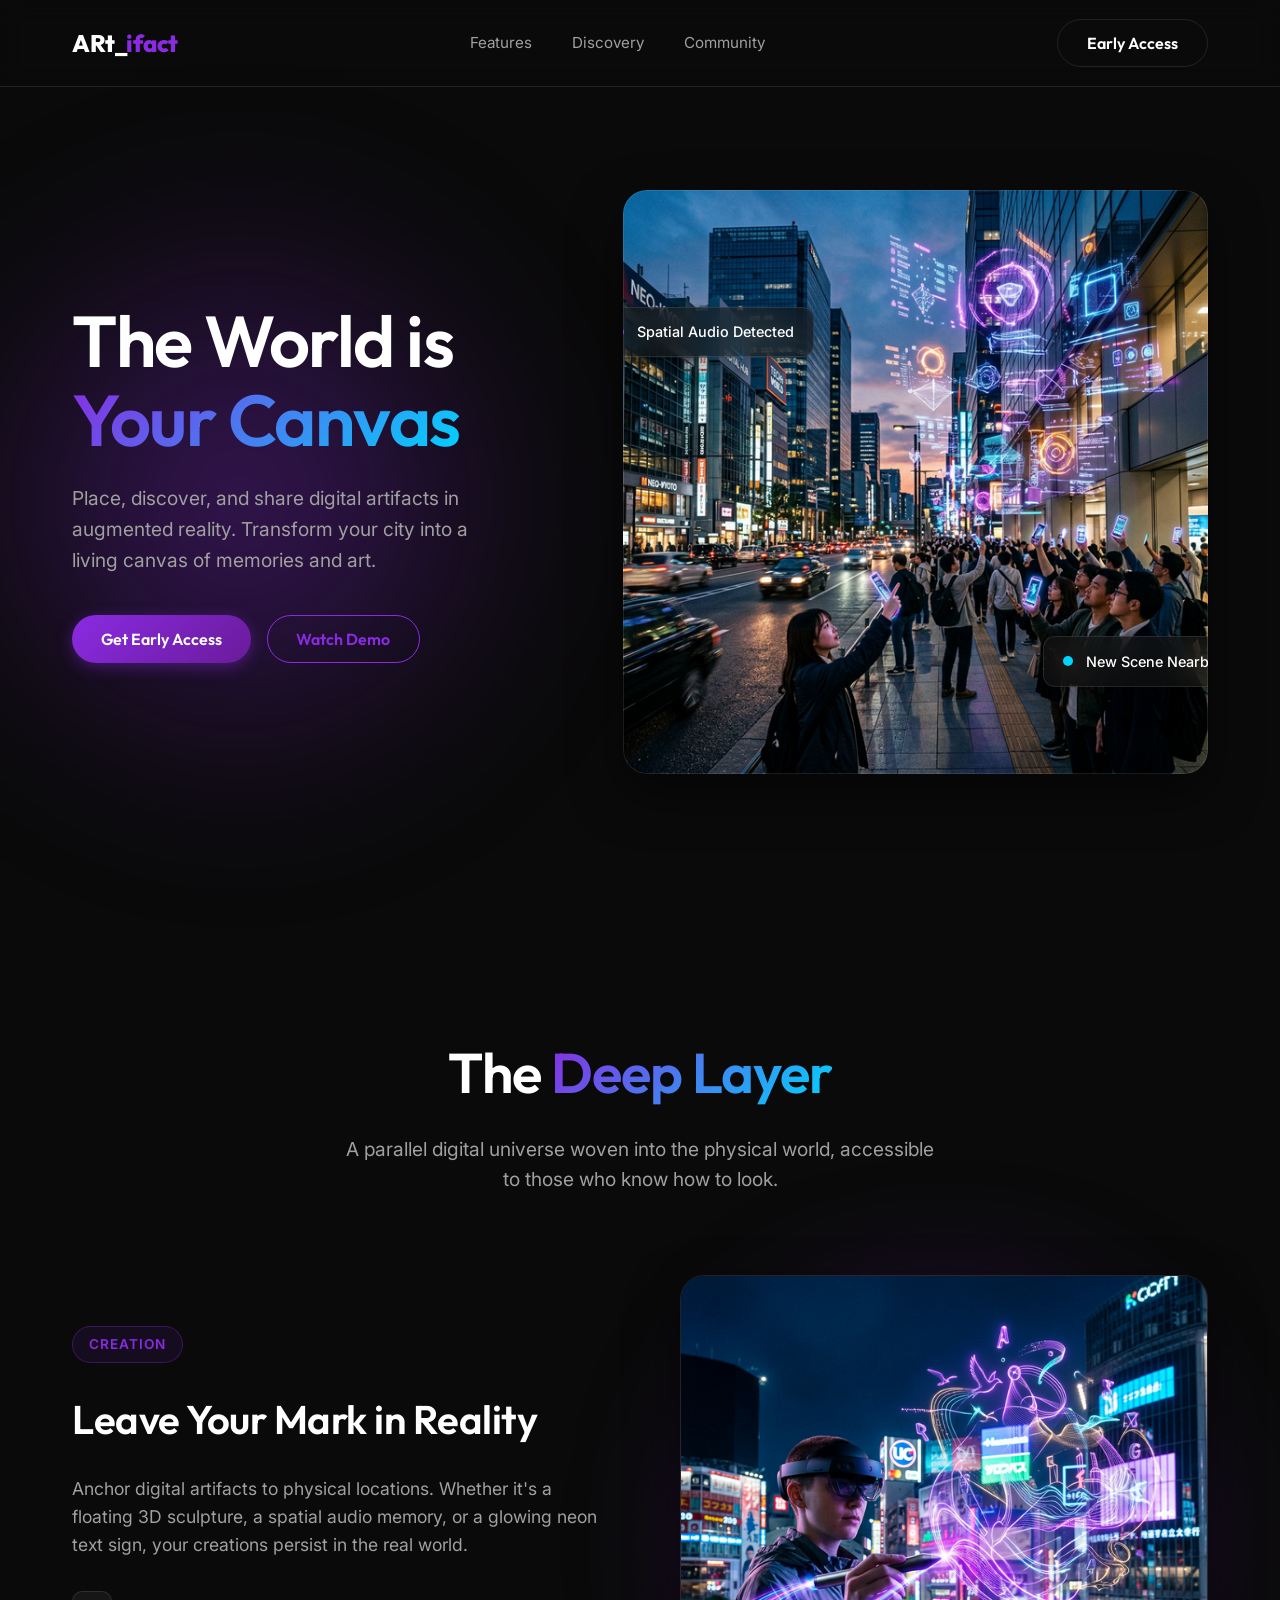
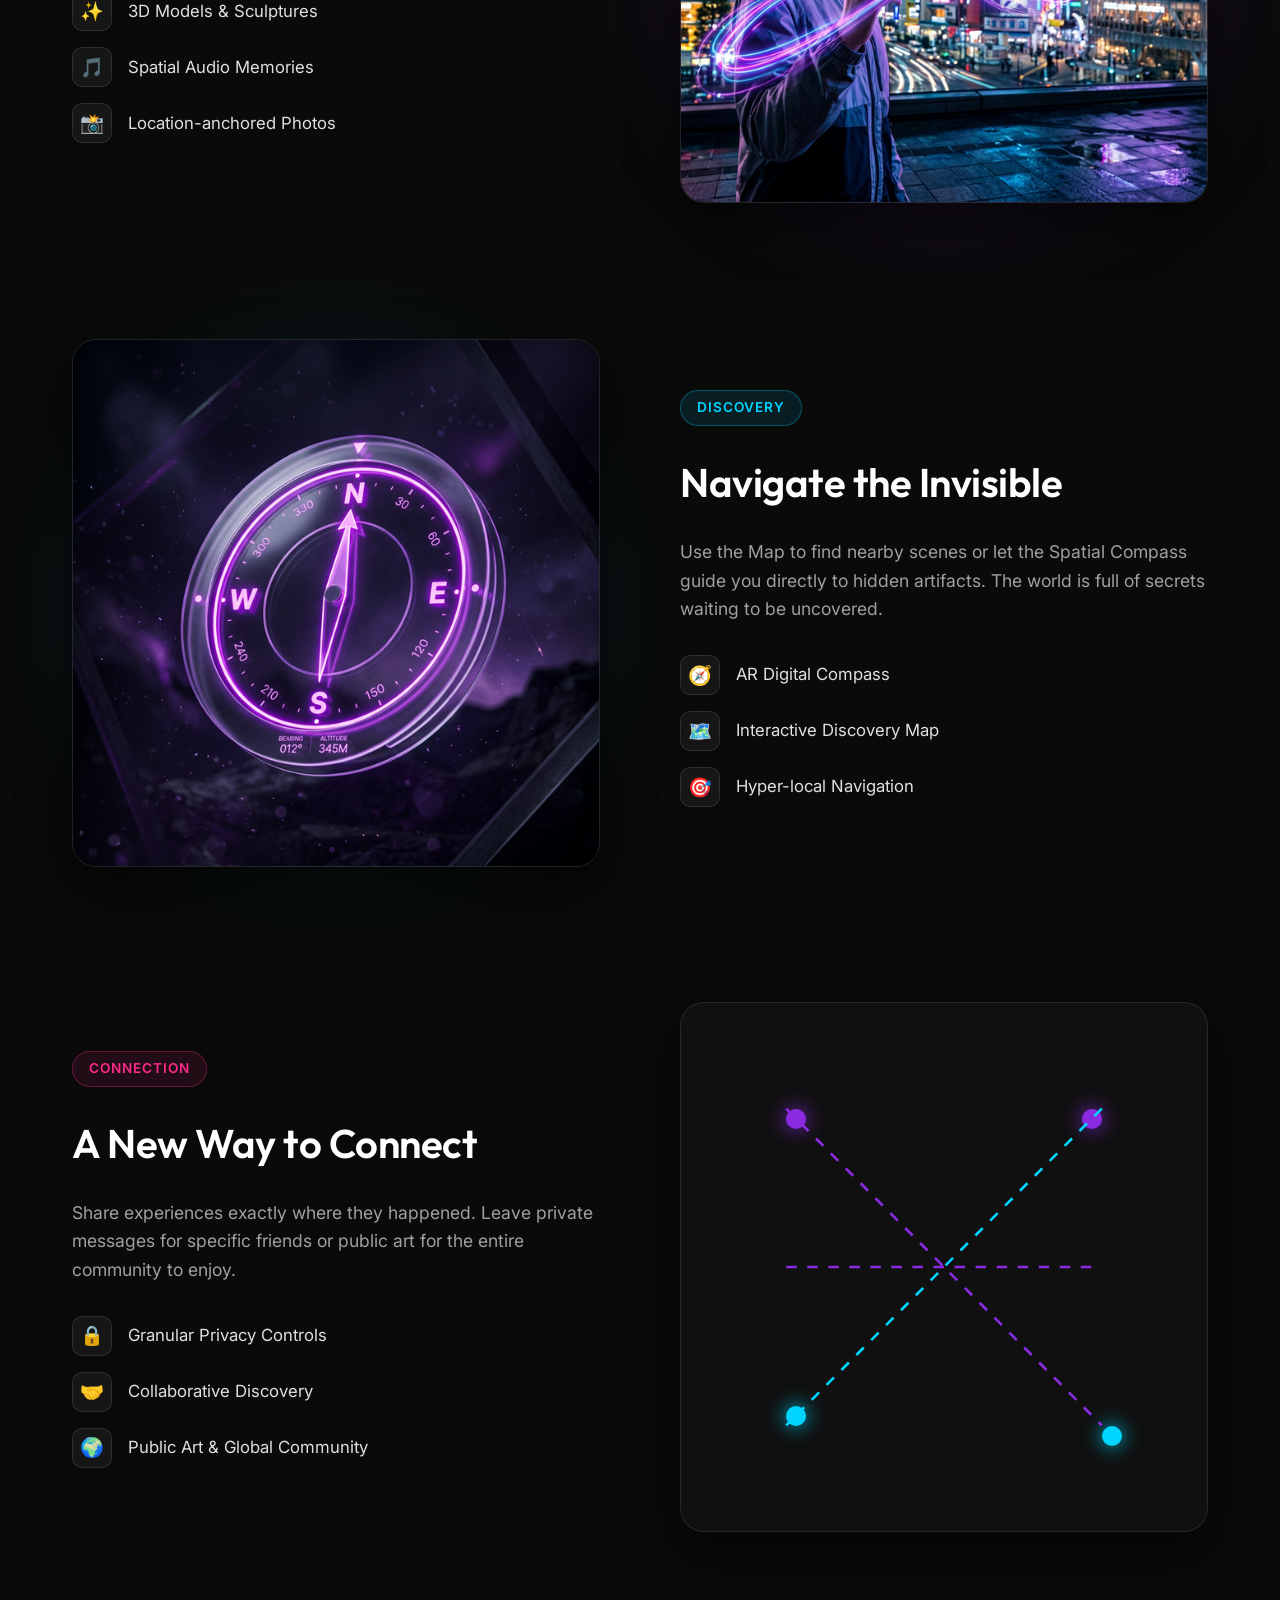
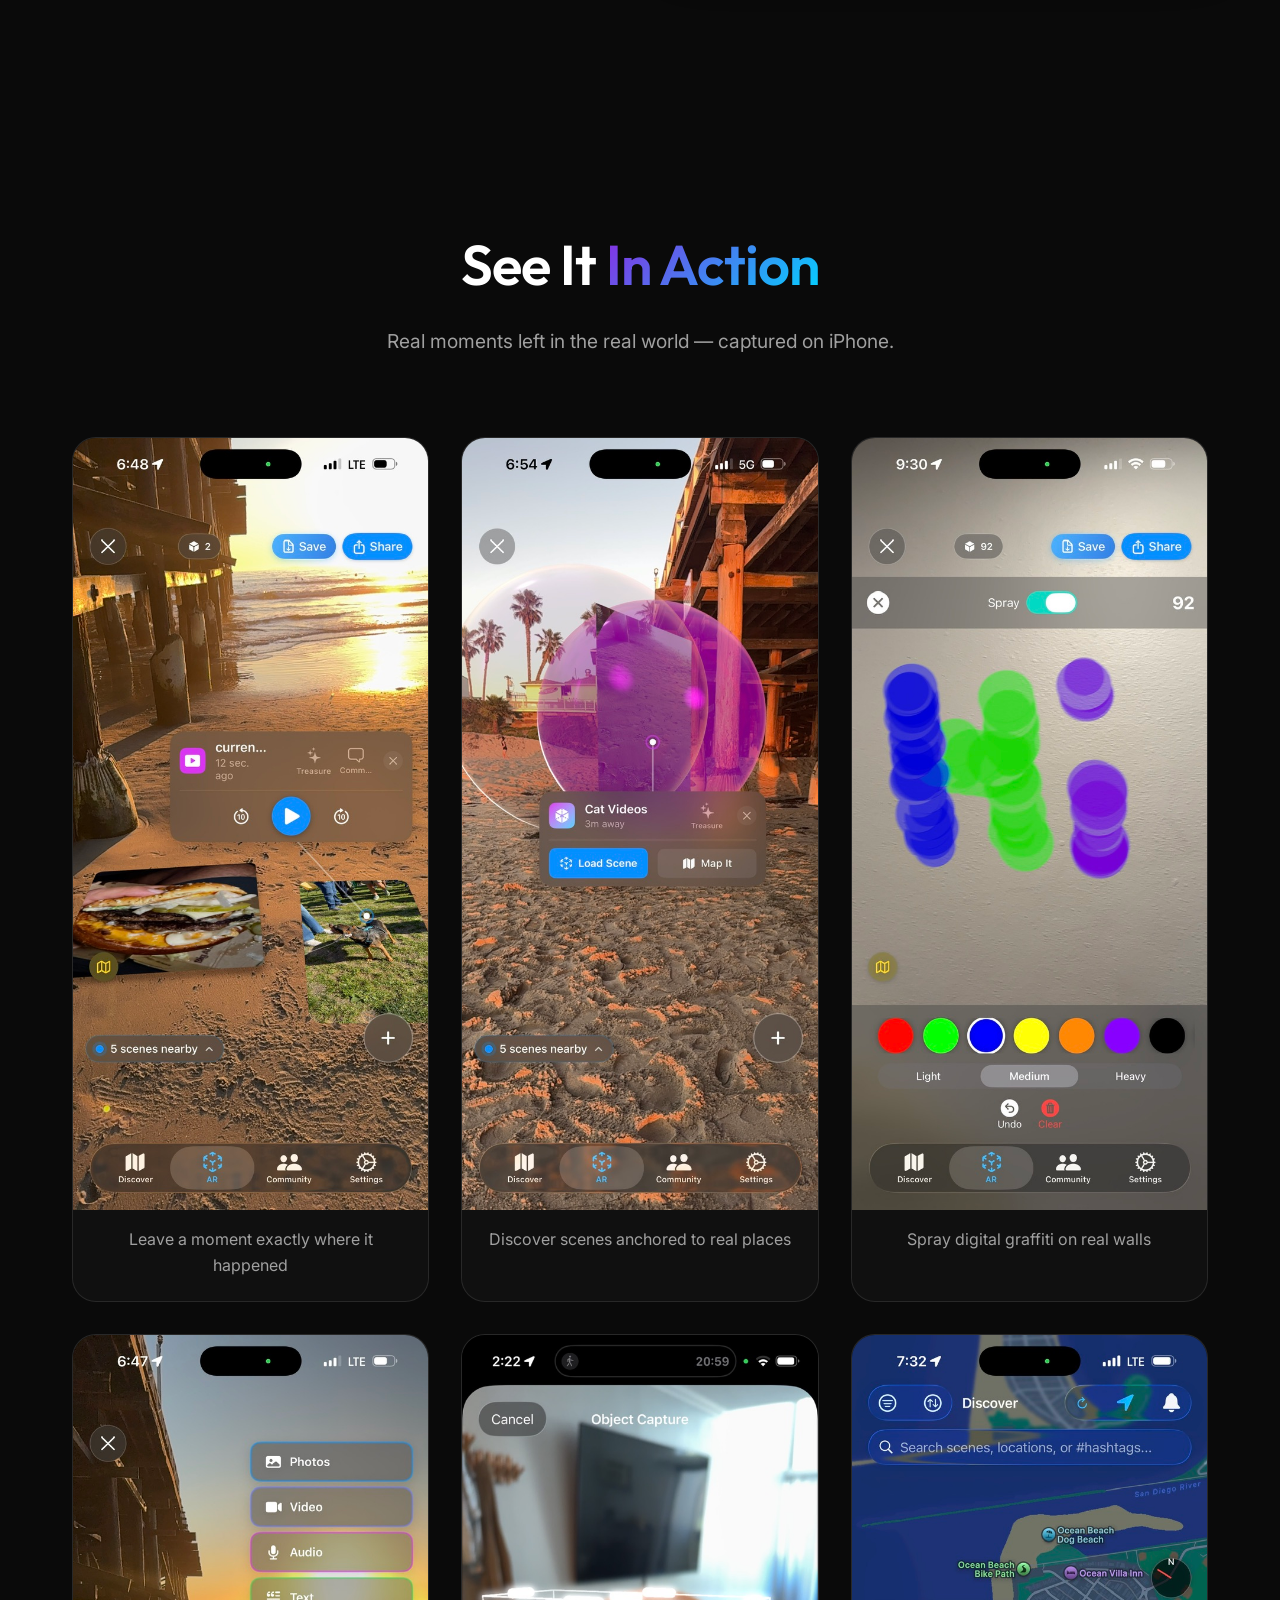
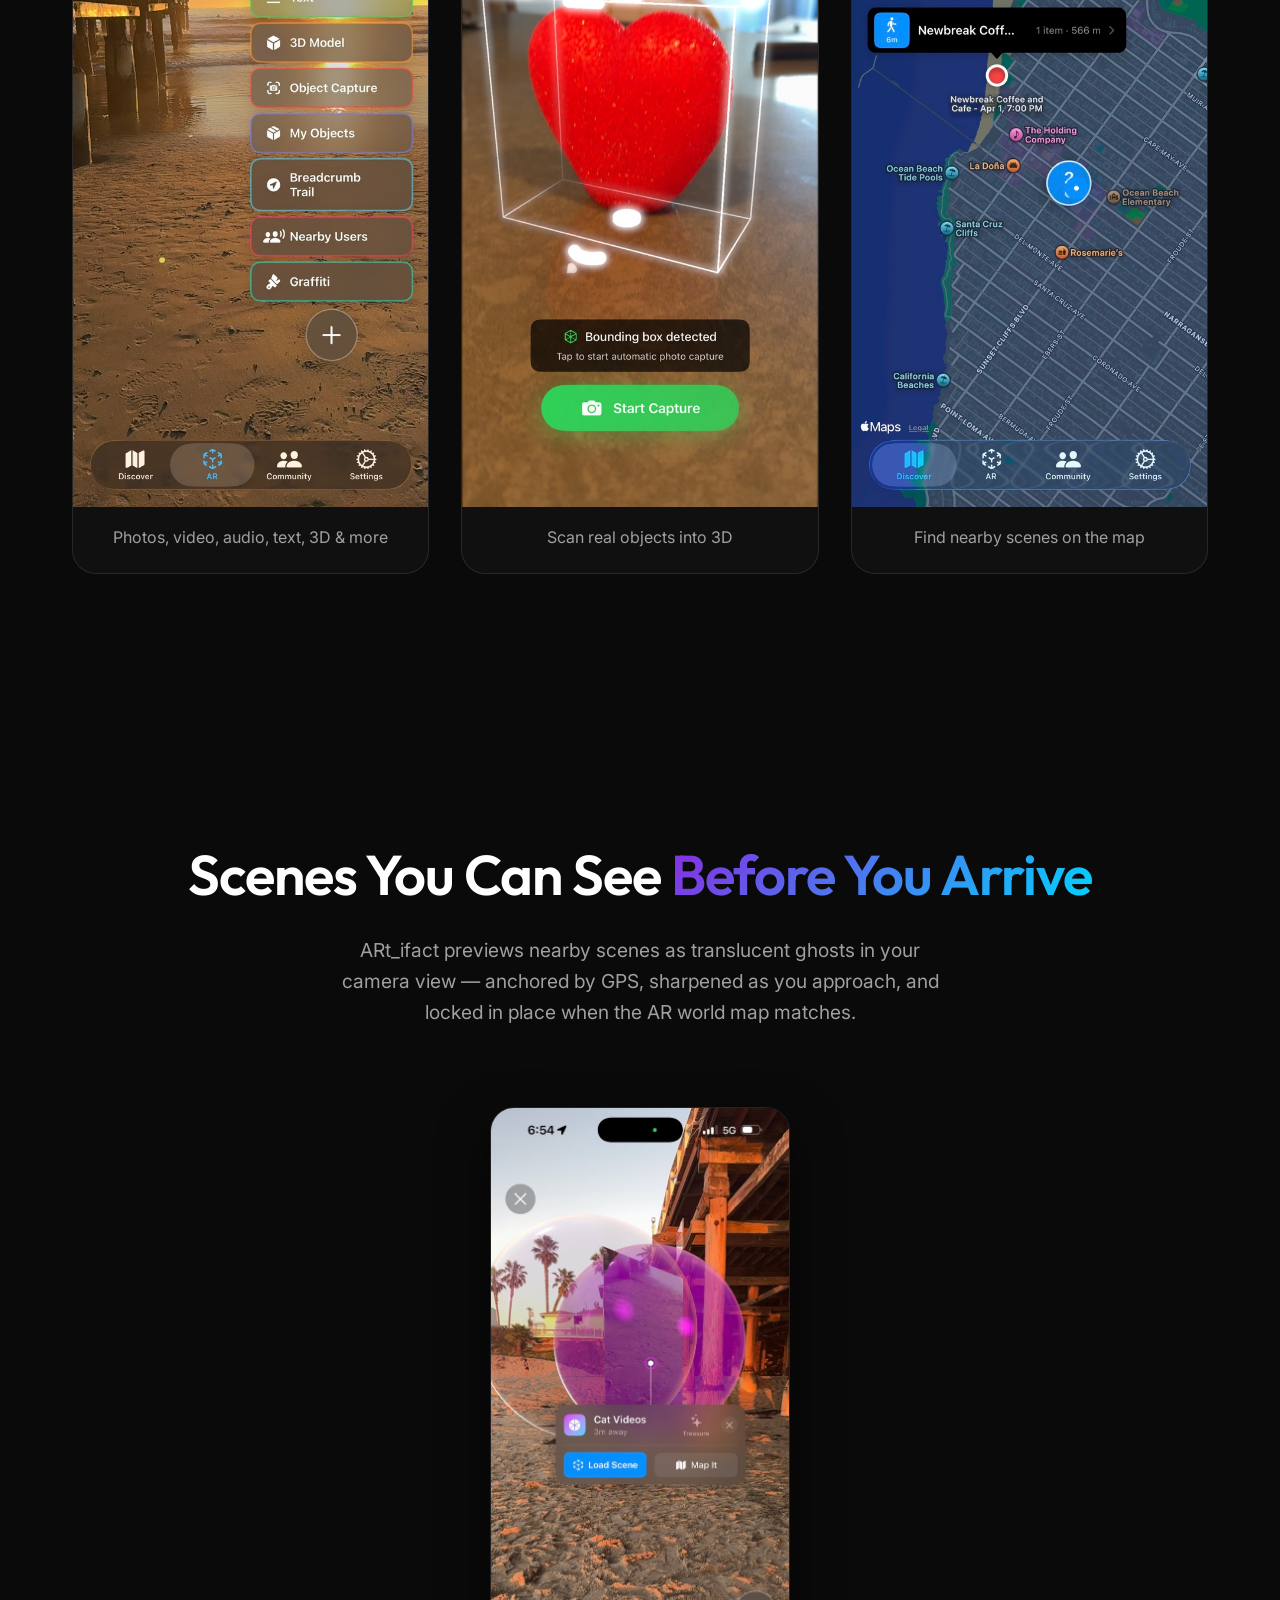
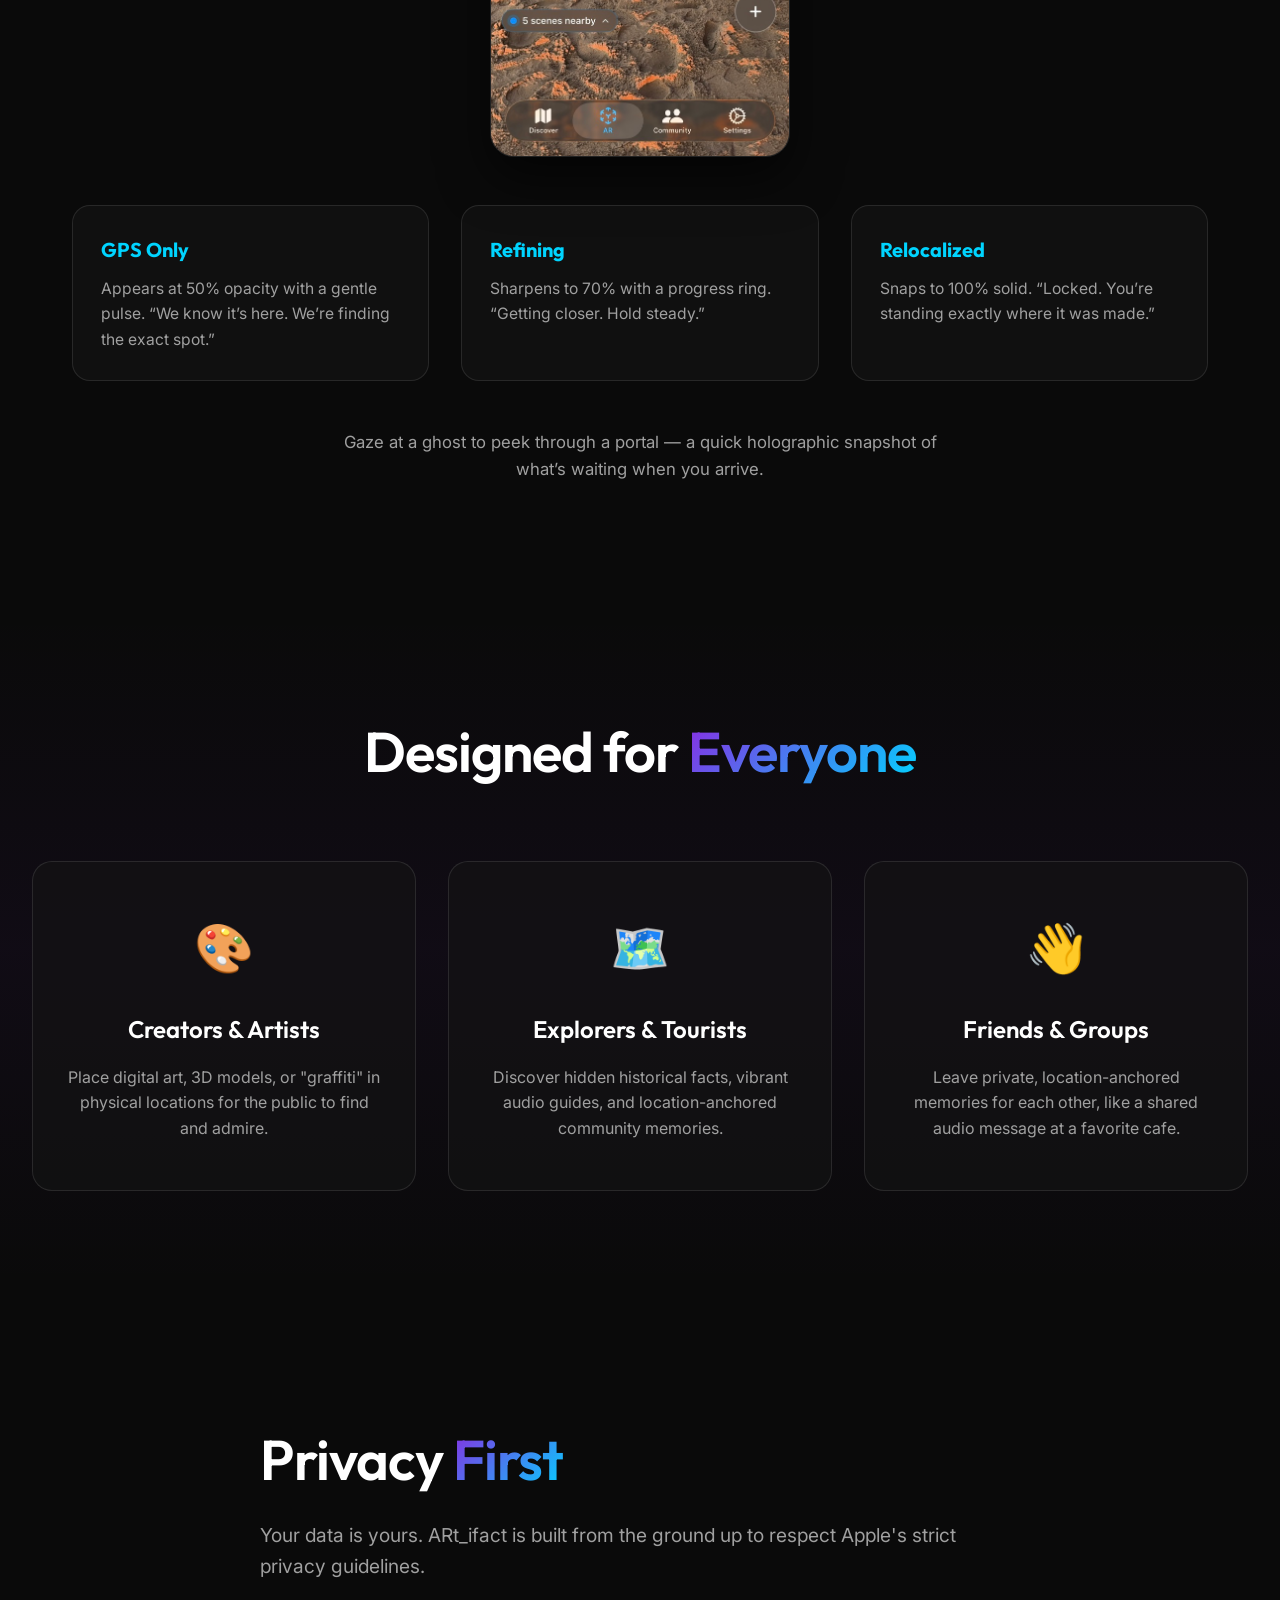
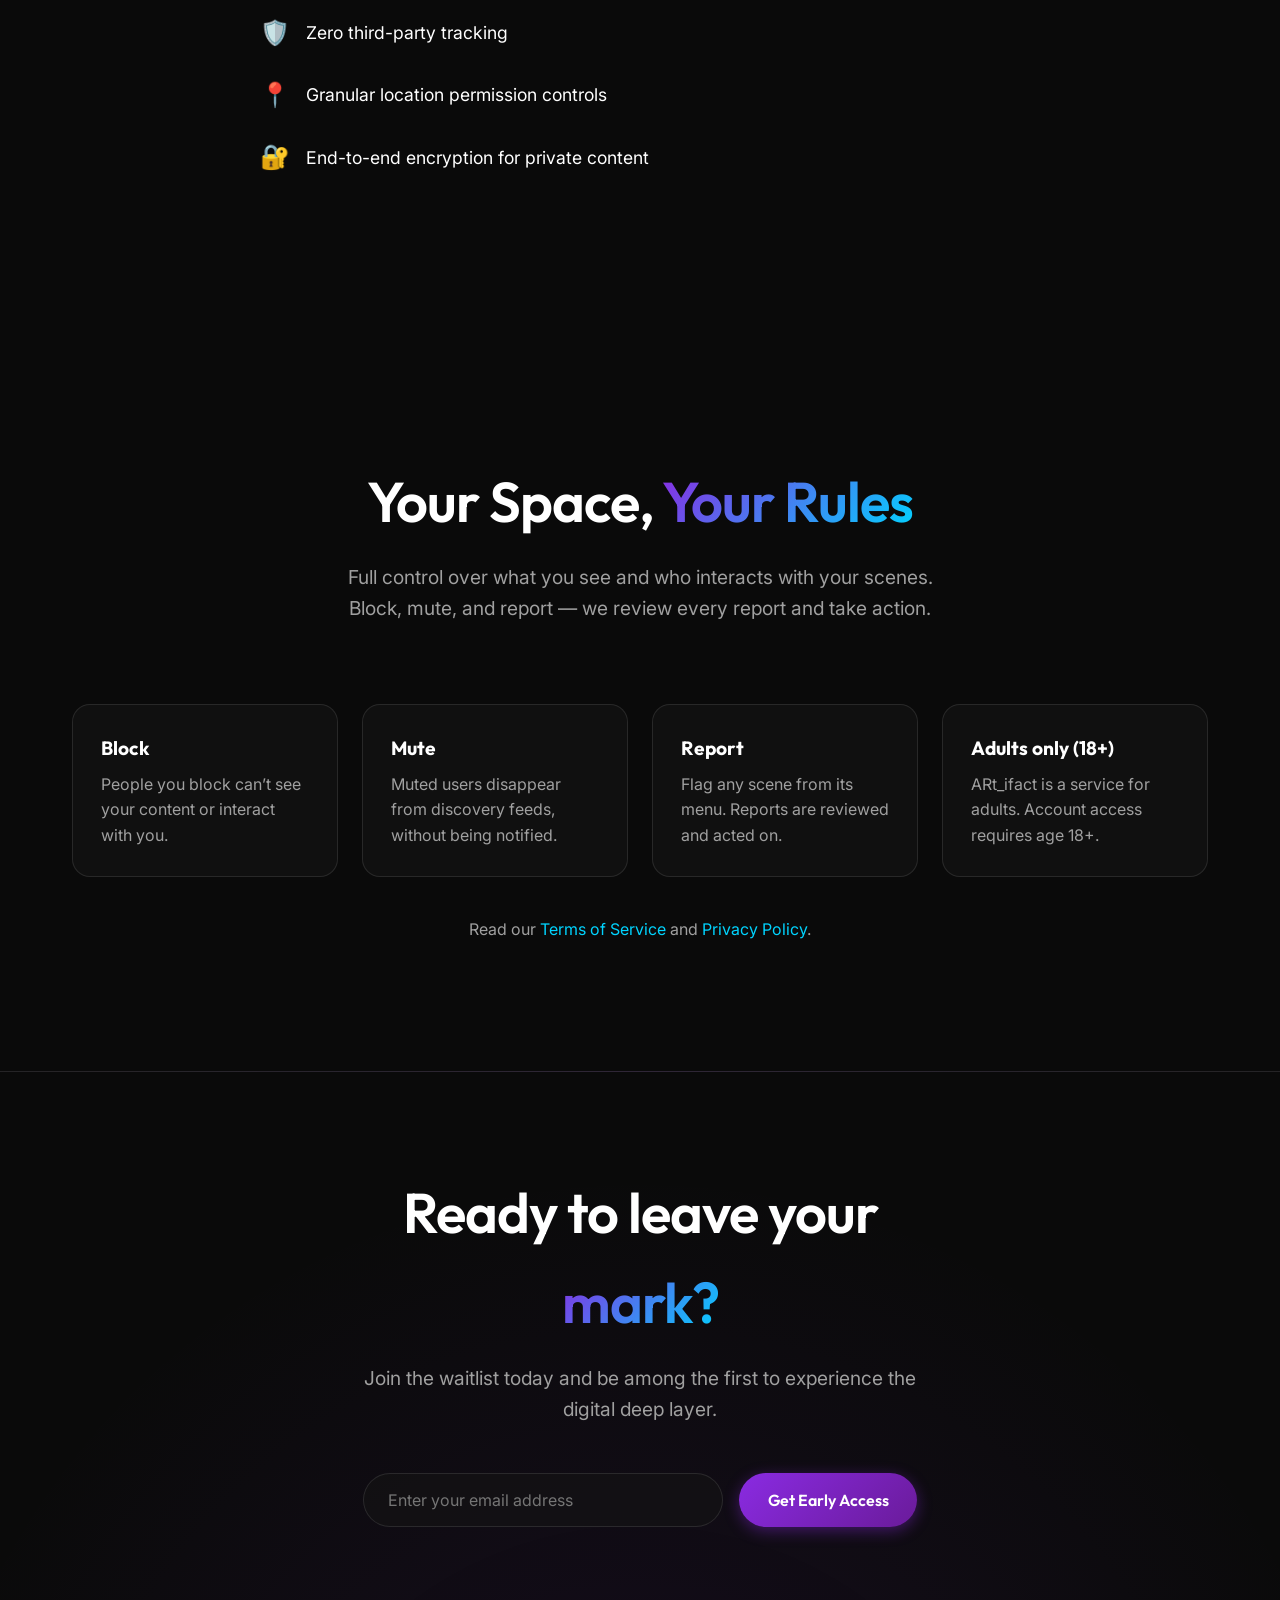
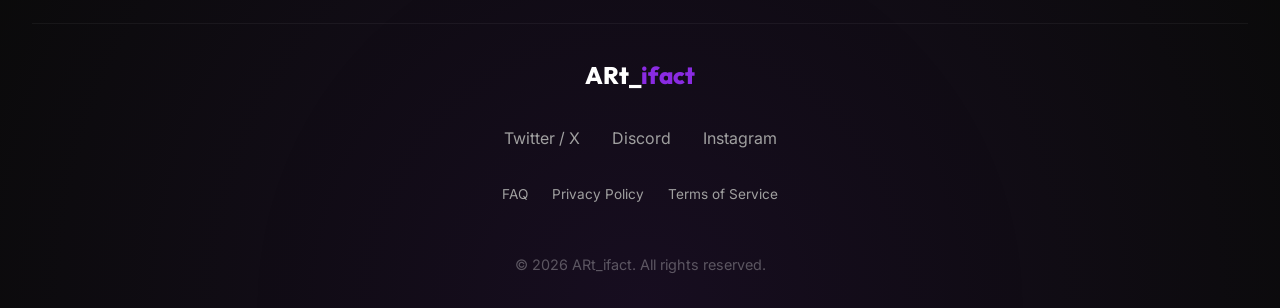
<file: index.html>
<!DOCTYPE html>
<html lang="en">

<head>
    <meta charset="UTF-8">
    <meta name="viewport" content="width=device-width, initial-scale=1.0">
    <title>ARt_ifact - The World is Your Canvas</title>
    <meta name="description"
        content="A revolutionary AR social platform that combines personal experiences with public content discovery.">

    <link rel="canonical" href="https://invisiblereality.org/">

    <!-- Open Graph -->
    <meta property="og:title" content="ARt_ifact - The World is Your Canvas">
    <meta property="og:description" content="A revolutionary AR social platform that combines personal experiences with public content discovery.">
    <meta property="og:type" content="website">
    <meta property="og:url" content="https://invisiblereality.org/">

    <!-- Twitter -->
    <meta name="twitter:card" content="summary">
    <meta name="twitter:title" content="ARt_ifact - The World is Your Canvas">
    <meta name="twitter:description" content="A revolutionary AR social platform that combines personal experiences with public content discovery.">

    <script type="application/ld+json">
    {
      "@context": "https://schema.org",
      "@type": "MobileApplication",
      "name": "ARt_ifact",
      "operatingSystem": "iOS",
      "applicationCategory": "SocialNetworkingApplication",
      "offers": { "@type": "Offer", "price": "0", "priceCurrency": "USD" },
      "description": "A revolutionary AR social platform that combines personal experiences with public content discovery.",
      "url": "https://invisiblereality.org/",
      "publisher": { "@type": "Organization", "name": "Enigmatic Solutions LLC", "url": "https://invisiblereality.org/" }
    }
    </script>

    <!-- Google Fonts -->
    <link rel="preconnect" href="https://fonts.googleapis.com">
    <link rel="preconnect" href="https://fonts.gstatic.com" crossorigin>
    <link
        href="https://fonts.googleapis.com/css2?family=Inter:wght@300;400;500&family=Outfit:wght@400;600;800&display=swap"
        rel="stylesheet">
    <link rel="stylesheet" href="index.css">
    <link rel="stylesheet" href="legal.css">
</head>

<body>
    <!-- Navigation -->
    <nav class="navbar">
        <div class="nav-container">
            <div class="logo">ARt_<span>ifact</span></div>
            <div class="nav-links">
                <a href="#features">Features</a>
                <a href="#discovery">Discovery</a>
                <a href="#community">Community</a>
            </div>
            <button class="cta-btn secondary" onclick="document.getElementById('early-access').scrollIntoView({ behavior: 'smooth' })">Early Access</button>
            <div class="mobile-menu-btn">
                <span></span>
                <span></span>
                <span></span>
            </div>
        </div>
    </nav>

    <!-- Hero Section -->
    <header class="hero" id="home">
        <div class="hero-content">
            <h1 class="hero-title">The World is<br><span class="gradient-text">Your Canvas</span></h1>
            <p class="hero-subtitle">Place, discover, and share digital artifacts in augmented reality. Transform your
                city into a living canvas of memories and art.</p>
            <div class="hero-cta-group">
                <button class="cta-btn primary" onclick="document.getElementById('early-access').scrollIntoView({ behavior: 'smooth' })">Get Early Access</button>
                <button class="cta-btn outline">Watch Demo</button>
            </div>
        </div>
        <div class="hero-visual">
            <img src="assets/images/hero_ar_city_1772580767157.png"
                alt="People interacting with glowing AR objects on a city street" class="hero-image">
            <div class="glass-card floating-card-1">
                <div class="icon-pulse"></div>
                <span>Spatial Audio Detected</span>
            </div>
            <div class="glass-card floating-card-2">
                <div class="icon-pulse blue"></div>
                <span>New Scene Nearby</span>
            </div>
        </div>
    </header>

    <!-- Deep Layer Features Section -->
    <section class="deep-layer" id="features">
        <div class="section-container">
            <h2 class="section-title reveal-fade-up">The <span class="gradient-text">Deep Layer</span></h2>
            <p class="section-subtitle reveal-fade-up delay-100">A parallel digital universe woven into the physical
                world, accessible to those
                who know how to look.</p>

            <!-- Feature 1: Creation -->
            <div class="feature-row">
                <div class="feature-text reveal-fade-right">
                    <div class="feature-badge">Creation</div>
                    <h3>Leave Your Mark in Reality</h3>
                    <p>Anchor digital artifacts to physical locations. Whether it's a floating 3D sculpture, a spatial
                        audio memory, or a glowing neon text sign, your creations persist in the real world.</p>
                    <ul class="feature-list">
                        <li><span>✨</span> 3D Models & Sculptures</li>
                        <li><span>🎵</span> Spatial Audio Memories</li>
                        <li><span>📸</span> Location-anchored Photos</li>
                    </ul>
                </div>
                <div class="feature-visual reveal-fade-left">
                    <img src="assets/images/ar_creation.png" alt="AR Creation Process" class="feature-image">
                    <div class="glow-backdrop primary"></div>
                </div>
            </div>

            <!-- Feature 2: Discovery -->
            <div class="feature-row reverse" id="discovery">
                <div class="feature-text reveal-fade-left">
                    <div class="feature-badge secondary">Discovery</div>
                    <h3>Navigate the Invisible</h3>
                    <p>Use the Map to find nearby scenes or let the Spatial Compass guide you directly to hidden
                        artifacts. The world is full of secrets waiting to be uncovered.</p>
                    <ul class="feature-list">
                        <li><span>🧭</span> AR Digital Compass</li>
                        <li><span>🗺️</span> Interactive Discovery Map</li>
                        <li><span>🎯</span> Hyper-local Navigation</li>
                    </ul>
                </div>
                <div class="feature-visual reveal-fade-right">
                    <img src="assets/images/compass_ui_element.png" alt="Digital Compass UI" class="feature-image">
                    <div class="glow-backdrop secondary"></div>
                </div>
            </div>

            <!-- Feature 3: Connection -->
            <div class="feature-row" id="community">
                <div class="feature-text reveal-fade-right">
                    <div class="feature-badge alternate">Connection</div>
                    <h3>A New Way to Connect</h3>
                    <p>Share experiences exactly where they happened. Leave private messages for specific friends or
                        public art for the entire community to enjoy.</p>
                    <ul class="feature-list">
                        <li><span>🔒</span> Granular Privacy Controls</li>
                        <li><span>🤝</span> Collaborative Discovery</li>
                        <li><span>🌍</span> Public Art & Global Community</li>
                    </ul>
                </div>
                <div class="feature-visual reveal-fade-left">
                    <div class="abstract-connection">
                        <div class="node n1"></div>
                        <div class="node n2"></div>
                        <div class="node n3"></div>
                        <div class="node n4"></div>
                        <svg class="connection-lines" viewBox="0 0 100 100" preserveAspectRatio="none">
                            <line x1="20" y1="20" x2="80" y2="80" stroke="var(--primary-color)" stroke-width="0.5"
                                stroke-dasharray="2,2" />
                            <line x1="80" y1="20" x2="20" y2="80" stroke="var(--secondary-color)" stroke-width="0.5"
                                stroke-dasharray="2,2" />
                            <line x1="20" y1="50" x2="80" y2="50" stroke="var(--primary-color)" stroke-width="0.5"
                                stroke-dasharray="2,2" />
                        </svg>
                    </div>
                </div>
            </div>
        </div>
    </section>

    <!-- Screenshot Showcase -->
    <section class="showcase" id="showcase">
        <div class="section-container">
            <h2 class="section-title reveal-fade-up">See It <span class="gradient-text">In Action</span></h2>
            <p class="section-subtitle reveal-fade-up delay-100">Real moments left in the real world — captured on iPhone.</p>
            <div class="showcase-grid">
                <figure class="showcase-card reveal-fade-up">
                    <img src="assets/images/shot-scene.jpeg" loading="lazy"
                        alt="Screenshot of an AR scene at the beach showing a video, a photo of a burger, and a photo of a dog placed in mid-air">
                    <figcaption>Leave a moment exactly where it happened</figcaption>
                </figure>
                <figure class="showcase-card reveal-fade-up delay-100">
                    <img src="assets/images/shot-ghost.jpeg" loading="lazy"
                        alt="Screenshot of a translucent purple Ghost Scene sphere labeled Cat Videos, 3 meters away, with Load Scene and Map It buttons">
                    <figcaption>Discover scenes anchored to real places</figcaption>
                </figure>
                <figure class="showcase-card reveal-fade-up delay-200">
                    <img src="assets/images/shot-graffiti.jpeg" loading="lazy"
                        alt="Screenshot of AR graffiti spelling Hi spray-painted on a real wall, with a color palette and spray controls">
                    <figcaption>Spray digital graffiti on real walls</figcaption>
                </figure>
                <figure class="showcase-card reveal-fade-up">
                    <img src="assets/images/shot-menu.jpeg" loading="lazy"
                        alt="Screenshot of the AR content menu showing Photos, Video, Audio, Text, 3D Model, Object Capture, Breadcrumb Trail, Nearby Users and Graffiti options over a beach sunset">
                    <figcaption>Photos, video, audio, text, 3D &amp; more</figcaption>
                </figure>
                <figure class="showcase-card reveal-fade-up delay-100">
                    <img src="assets/images/shot-objectcapture.jpeg" loading="lazy"
                        alt="Screenshot of Object Capture scanning a red heart figurine inside a 3D bounding box, ready to start capture">
                    <figcaption>Scan real objects into 3D</figcaption>
                </figure>
                <figure class="showcase-card reveal-fade-up delay-200">
                    <img src="assets/images/maps.jpeg" loading="lazy"
                        alt="Screenshot of the discovery map showing nearby AR scenes as pins on a dark map">
                    <figcaption>Find nearby scenes on the map</figcaption>
                </figure>
            </div>
        </div>
    </section>

    <!-- Ghost Scenes -->
    <section class="ghost" id="ghost-scenes">
        <div class="section-container">
            <h2 class="section-title reveal-fade-up">Scenes You Can See <span class="gradient-text">Before You Arrive</span></h2>
            <p class="section-subtitle reveal-fade-up delay-100">ARt_ifact previews nearby scenes as translucent ghosts in your camera view — anchored by GPS, sharpened as you approach, and locked in place when the AR world map matches.</p>
            <img src="assets/images/shot-ghost.jpeg" loading="lazy" class="ghost-shot reveal-fade-up"
                alt="Screenshot of a translucent purple Ghost Scene sphere labeled Cat Videos, 3 meters away, with Load Scene and Map It buttons">
            <div class="ghost-states">
                <div class="ghost-state reveal-fade-up">
                    <strong>GPS Only</strong>
                    <span>Appears at 50% opacity with a gentle pulse. &ldquo;We know it&rsquo;s here. We&rsquo;re finding the exact spot.&rdquo;</span>
                </div>
                <div class="ghost-state reveal-fade-up delay-100">
                    <strong>Refining</strong>
                    <span>Sharpens to 70% with a progress ring. &ldquo;Getting closer. Hold steady.&rdquo;</span>
                </div>
                <div class="ghost-state reveal-fade-up delay-200">
                    <strong>Relocalized</strong>
                    <span>Snaps to 100% solid. &ldquo;Locked. You&rsquo;re standing exactly where it was made.&rdquo;</span>
                </div>
            </div>
            <p class="ghost-tertiary reveal-fade-up">Gaze at a ghost to peek through a portal — a quick holographic snapshot of what&rsquo;s waiting when you arrive.</p>
        </div>
    </section>

    <!-- Use Cases Section -->
    <section class="use-cases" id="use-cases">
        <div class="section-container">
            <h2 class="section-title reveal-fade-up">Designed for <span class="gradient-text">Everyone</span></h2>
            <div class="cards-grid">
                <div class="use-case-card reveal-fade-up delay-100">
                    <div class="card-icon">🎨</div>
                    <h4>Creators & Artists</h4>
                    <p>Place digital art, 3D models, or "graffiti" in physical locations for the public to find and
                        admire.</p>
                </div>
                <div class="use-case-card reveal-fade-up delay-200">
                    <div class="card-icon">🗺️</div>
                    <h4>Explorers & Tourists</h4>
                    <p>Discover hidden historical facts, vibrant audio guides, and location-anchored community memories.
                    </p>
                </div>
                <div class="use-case-card reveal-fade-up delay-300">
                    <div class="card-icon">👋</div>
                    <h4>Friends & Groups</h4>
                    <p>Leave private, location-anchored memories for each other, like a shared audio message at a
                        favorite cafe.</p>
                </div>
            </div>
        </div>
    </section>

    <!-- Privacy & FAQ Section -->
    <section class="trust-section" id="trust">
        <div class="section-container">
            <div class="privacy-box reveal-fade-right">
                <h2 class="section-title">Privacy <span class="gradient-text">First</span></h2>
                <p>Your data is yours. ARt_ifact is built from the ground up to respect Apple's strict privacy
                    guidelines.</p>
                <ul class="trust-list">
                    <li><span>🛡️</span> Zero third-party tracking</li>
                    <li><span>📍</span> Granular location permission controls</li>
                    <li><span>🔐</span> End-to-end encryption for private content</li>
                </ul>
            </div>
        </div>
    </section>

    <!-- Trust & Safety -->
    <section class="trust-safety" id="trust-safety">
        <div class="section-container">
            <h2 class="section-title reveal-fade-up">Your Space, <span class="gradient-text">Your Rules</span></h2>
            <p class="section-subtitle reveal-fade-up delay-100">Full control over what you see and who interacts with your scenes. Block, mute, and report &mdash; we review every report and take action.</p>
            <ul class="safety-grid">
                <li class="reveal-fade-up"><strong>Block</strong><span>People you block can&rsquo;t see your content or interact with you.</span></li>
                <li class="reveal-fade-up delay-100"><strong>Mute</strong><span>Muted users disappear from discovery feeds, without being notified.</span></li>
                <li class="reveal-fade-up delay-200"><strong>Report</strong><span>Flag any scene from its menu. Reports are reviewed and acted on.</span></li>
                <li class="reveal-fade-up"><strong>Adults only (18+)</strong><span>ARt_ifact is a service for adults. Account access requires age 18+.</span></li>
            </ul>
            <p class="safety-note reveal-fade-up">Read our <a href="terms.html">Terms of Service</a> and <a href="privacy.html">Privacy Policy</a>.</p>
        </div>
    </section>

    <!-- CTA & Footer -->
    <footer class="footer">
        <div class="footer-cta reveal-fade-up" id="early-access">
            <h2 class="section-title">Ready to leave your <span class="gradient-text">mark?</span></h2>
            <p>Join the waitlist today and be among the first to experience the digital deep layer.</p>
            <form class="waitlist-form" action="https://api.web3forms.com/submit" method="POST">
                <input type="hidden" name="access_key" value="427406bf-e3b3-42b6-b769-ab24a79af57a">
                <input type="hidden" name="subject" value="ARt_ifact early-access request">
                <input type="hidden" name="from_name" value="ARt_ifact Website">
                <input type="email" name="email" placeholder="Enter your email address" required>
                <button type="submit" class="cta-btn primary">Get Early Access</button>
                <input type="hidden" name="redirect" value="https://invisiblereality.org/?subscribed=1">
                <input type="checkbox" name="botcheck" style="display:none" tabindex="-1" autocomplete="off" aria-hidden="true">
            </form>
        </div>
        <div class="footer-bottom">
            <div class="footer-logo">ARt_<span>ifact</span></div>
            <div class="social-links">
                <a href="#twitter">Twitter / X</a>
                <a href="#discord">Discord</a>
                <a href="#instagram">Instagram</a>
            </div>
            <div class="footer-legal-links">
                <a href="faq.html">FAQ</a>
                <a href="privacy.html">Privacy Policy</a>
                <a href="terms.html">Terms of Service</a>
            </div>
            <p class="copyright">&copy; 2026 ARt_ifact. All rights reserved.</p>
        </div>
    </footer>

    <script src="main.js"></script>
</body>

</html>
</file>
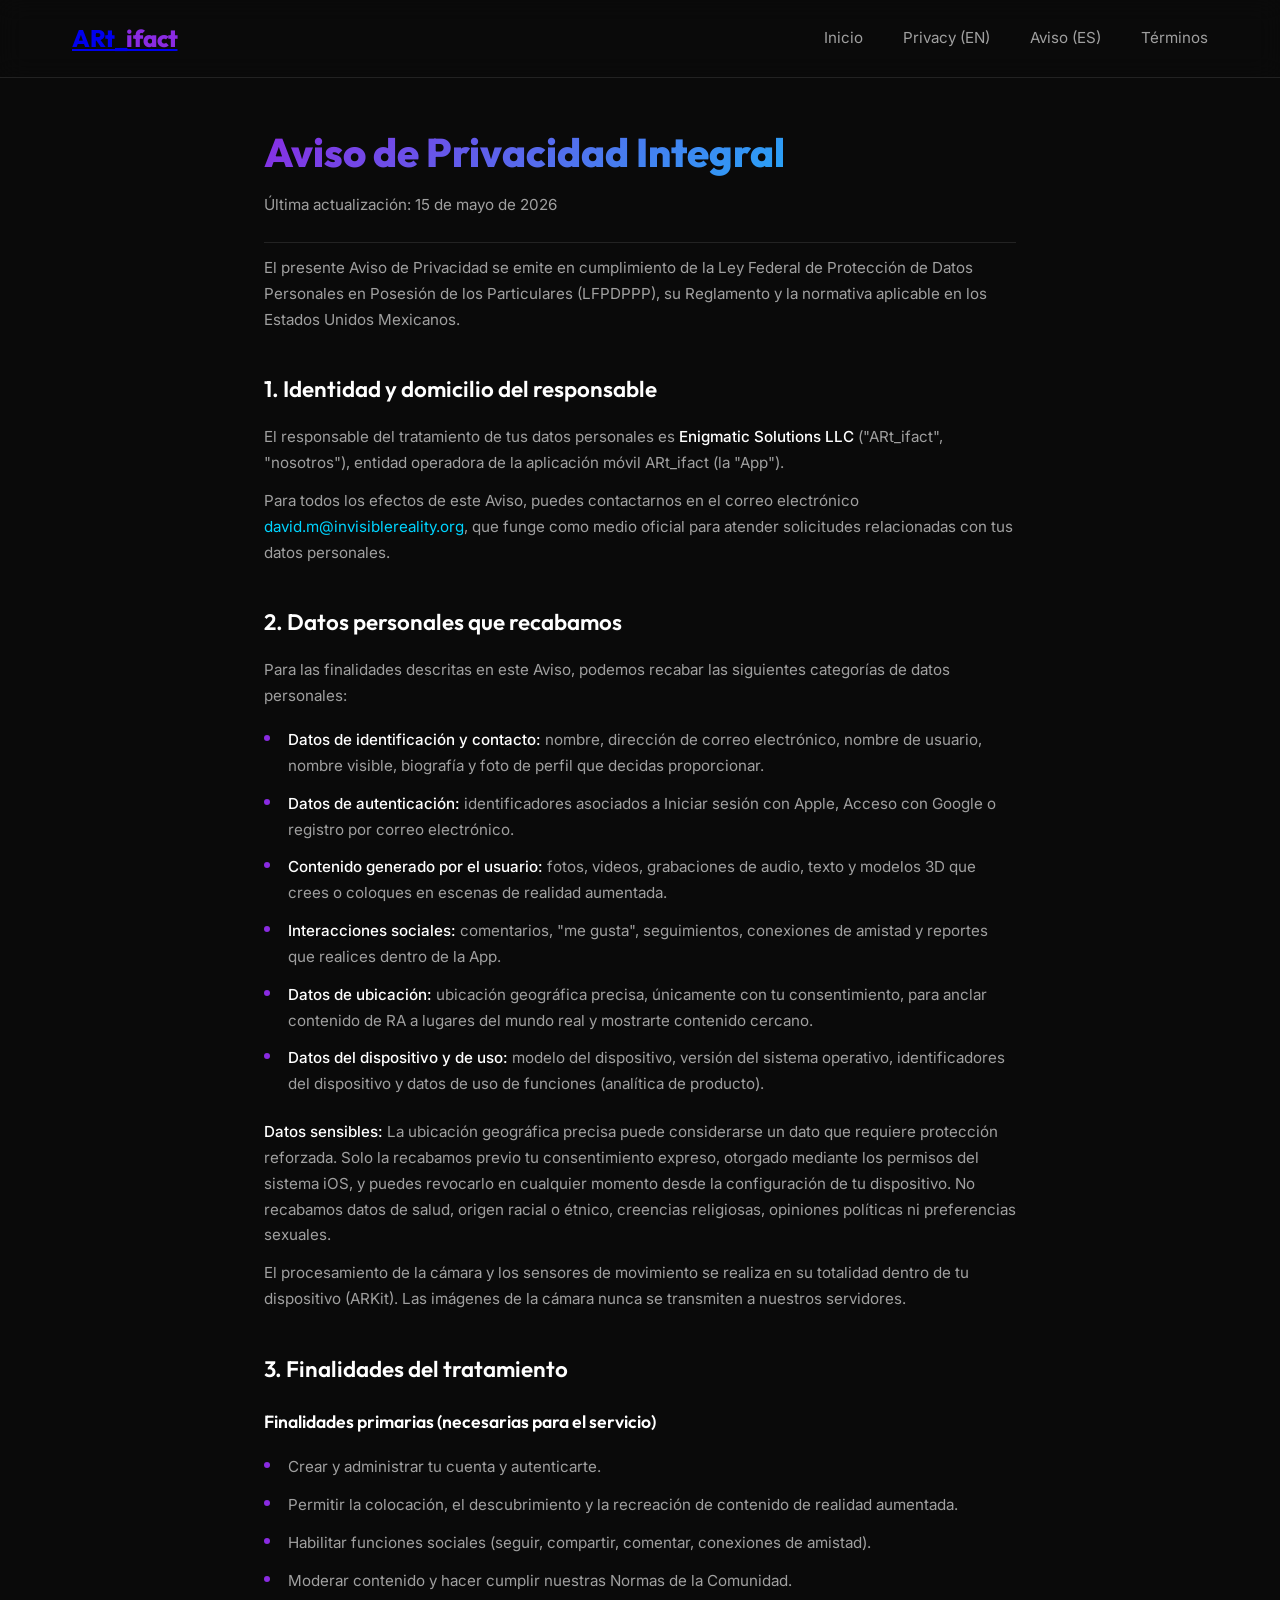
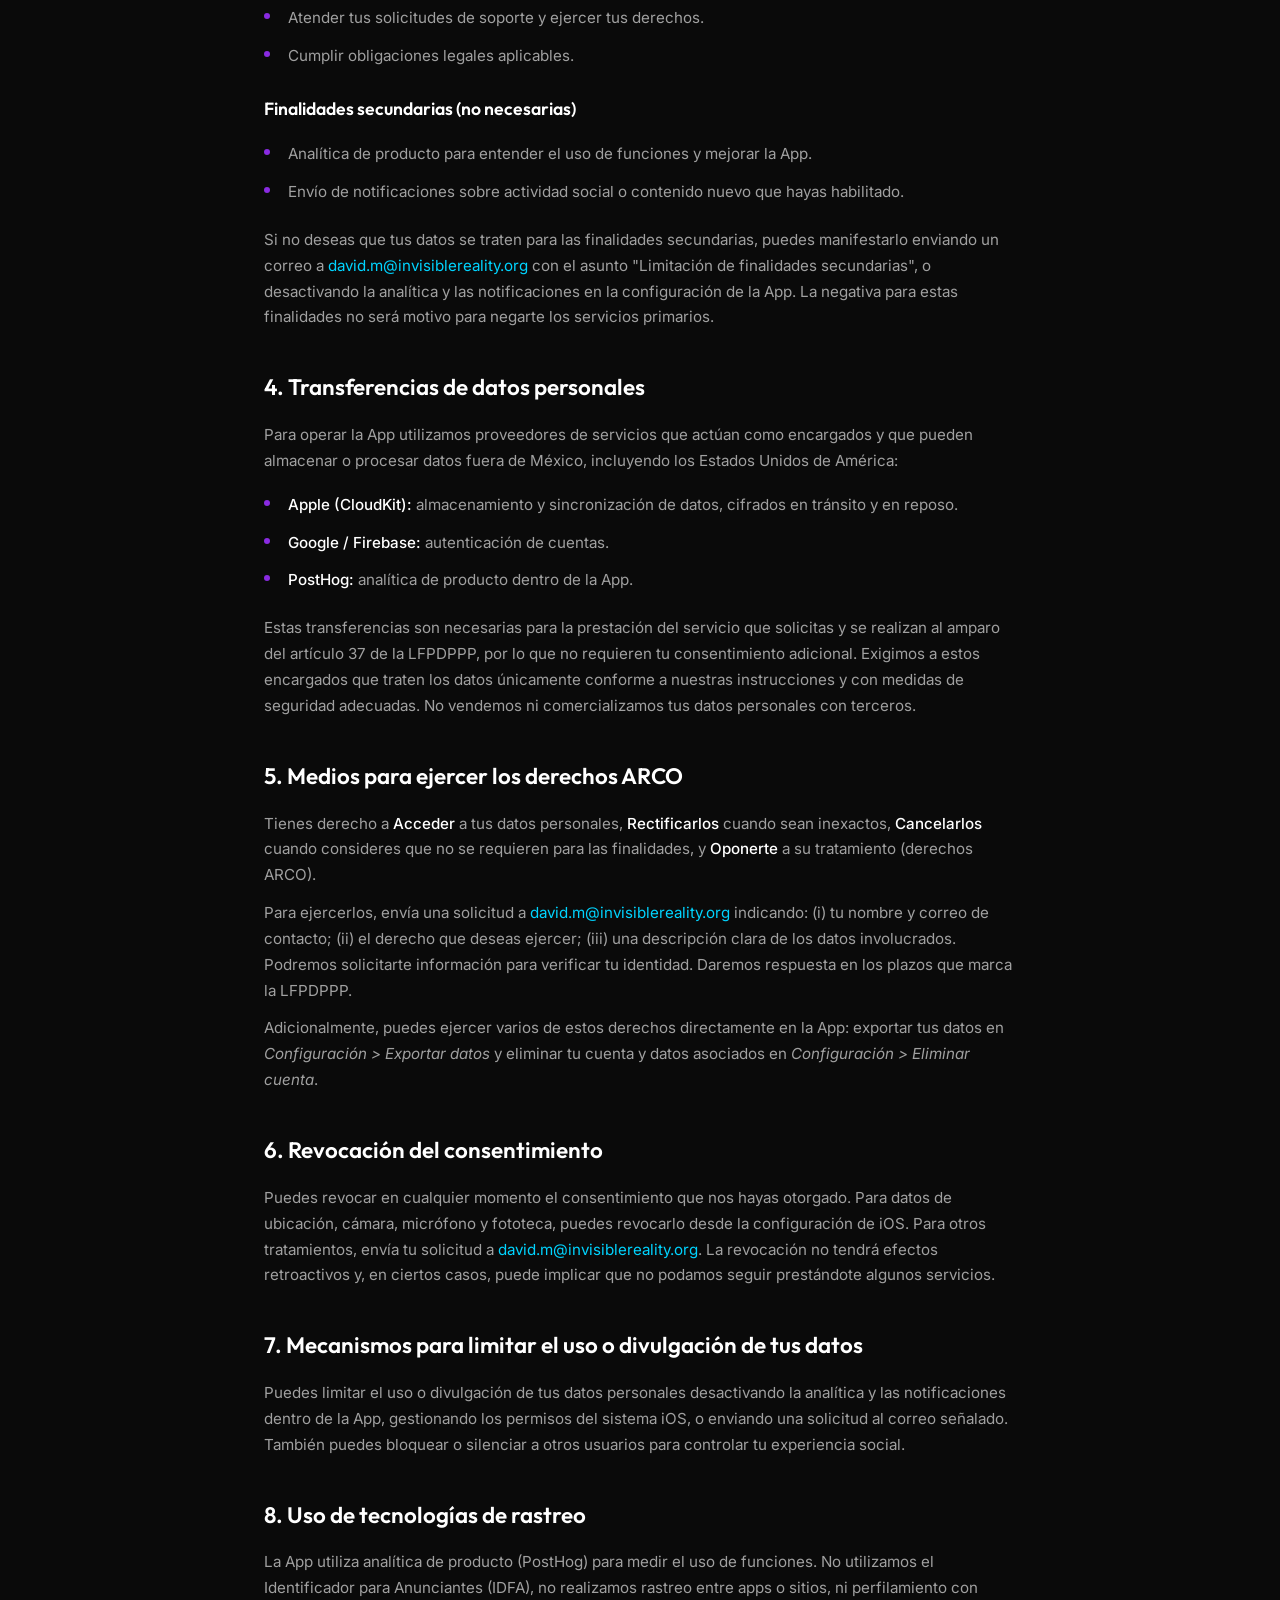
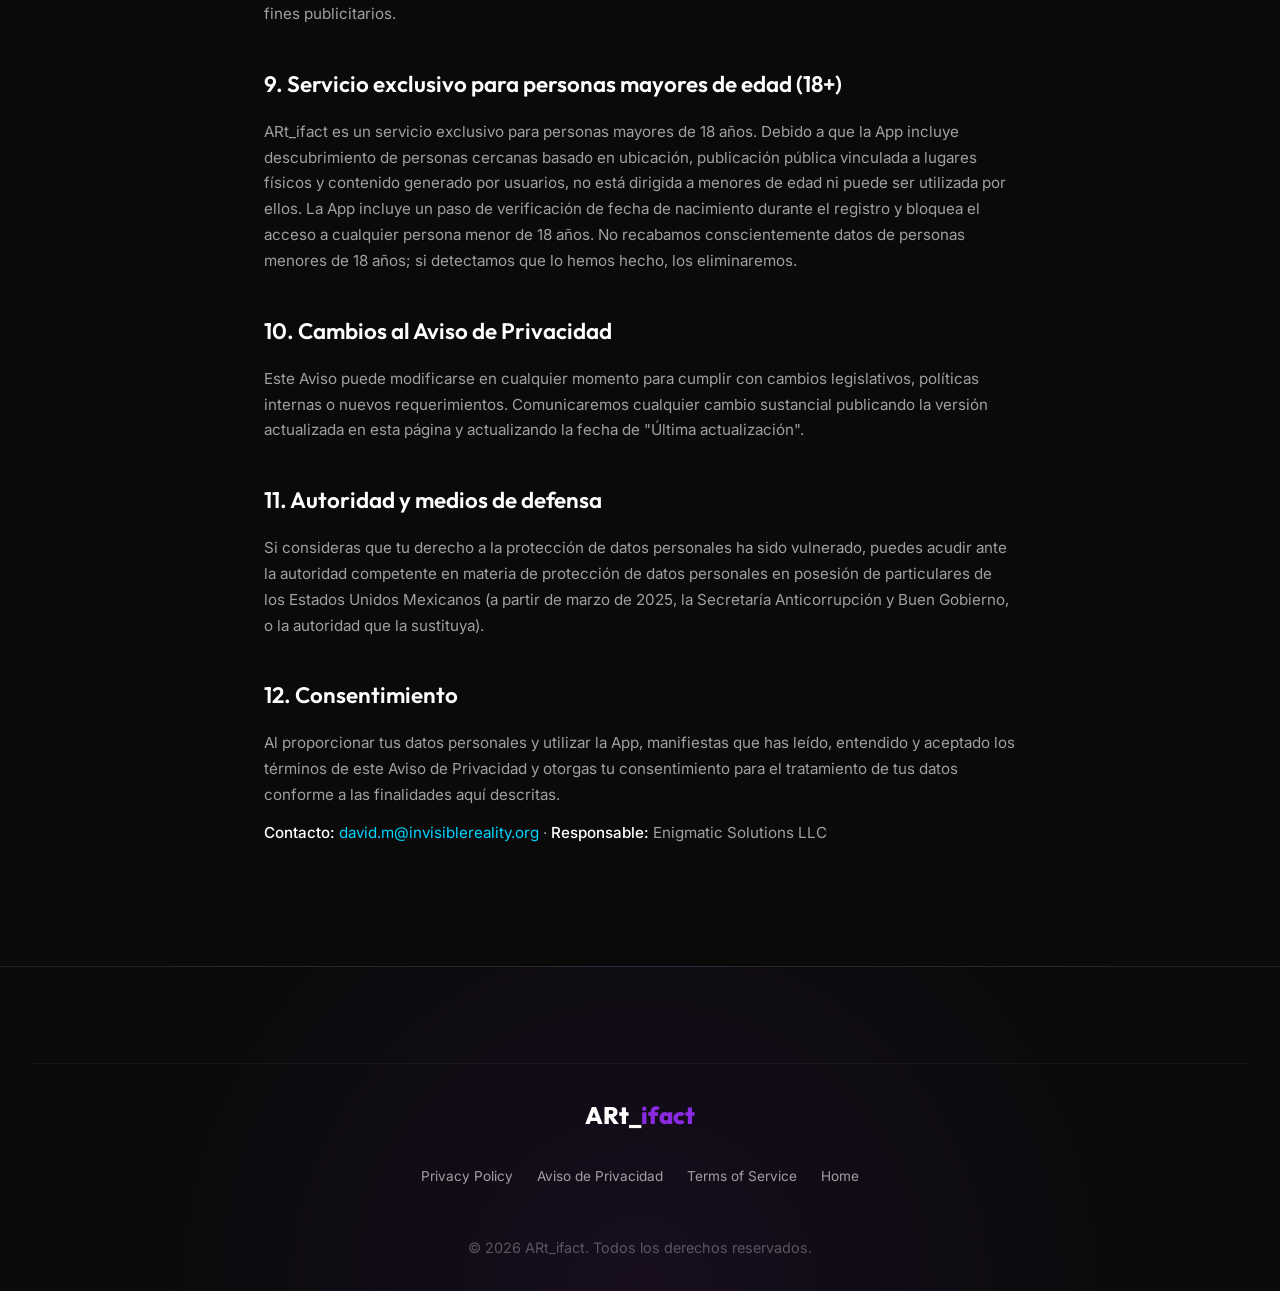
<file: aviso-privacidad.html>
<!DOCTYPE html>
<html lang="es">

<head>
    <meta charset="UTF-8">
    <meta name="viewport" content="width=device-width, initial-scale=1.0">
    <title>Aviso de Privacidad - ARt_ifact</title>
    <meta name="description" content="Aviso de Privacidad Integral de ARt_ifact conforme a la Ley Federal de Protección de Datos Personales en Posesión de los Particulares (México).">
    <link rel="preconnect" href="https://fonts.googleapis.com">
    <link rel="preconnect" href="https://fonts.gstatic.com" crossorigin>
    <link href="https://fonts.googleapis.com/css2?family=Inter:wght@300;400;500&family=Outfit:wght@400;600;800&display=swap" rel="stylesheet">
    <link rel="stylesheet" href="index.css">
    <link rel="stylesheet" href="legal.css">
    <link rel="canonical" href="https://invisiblereality.org/aviso-privacidad.html">
    <meta property="og:title" content="Aviso de Privacidad - ARt_ifact">
    <meta property="og:type" content="website">
    <meta property="og:url" content="https://invisiblereality.org/aviso-privacidad.html">
    <meta property="og:locale" content="es_MX">
</head>

<body>
    <!-- Navegación -->
    <nav class="navbar">
        <div class="nav-container">
            <a href="index.html" class="logo">ARt_<span>ifact</span></a>
            <div class="nav-links">
                <a href="index.html">Inicio</a>
                <a href="privacy.html">Privacy (EN)</a>
                <a href="aviso-privacidad.html">Aviso (ES)</a>
                <a href="terms.html">Términos</a>
            </div>
        </div>
    </nav>

    <main class="legal-content">
        <div class="legal-container">
            <h1>Aviso de Privacidad Integral</h1>
            <p class="legal-effective">Última actualización: 15 de mayo de 2026</p>

            <section>
                <p>El presente Aviso de Privacidad se emite en cumplimiento de la Ley Federal de Protección de Datos Personales en Posesión de los Particulares (LFPDPPP), su Reglamento y la normativa aplicable en los Estados Unidos Mexicanos.</p>
            </section>

            <section>
                <h2>1. Identidad y domicilio del responsable</h2>
                <p>El responsable del tratamiento de tus datos personales es <strong>Enigmatic Solutions LLC</strong> ("ARt_ifact", "nosotros"), entidad operadora de la aplicación móvil ARt_ifact (la "App").</p>
                <p>Para todos los efectos de este Aviso, puedes contactarnos en el correo electrónico <a href="mailto:david.m@invisiblereality.org">david.m@invisiblereality.org</a>, que funge como medio oficial para atender solicitudes relacionadas con tus datos personales.</p>
            </section>

            <section>
                <h2>2. Datos personales que recabamos</h2>
                <p>Para las finalidades descritas en este Aviso, podemos recabar las siguientes categorías de datos personales:</p>
                <ul>
                    <li><strong>Datos de identificación y contacto:</strong> nombre, dirección de correo electrónico, nombre de usuario, nombre visible, biografía y foto de perfil que decidas proporcionar.</li>
                    <li><strong>Datos de autenticación:</strong> identificadores asociados a Iniciar sesión con Apple, Acceso con Google o registro por correo electrónico.</li>
                    <li><strong>Contenido generado por el usuario:</strong> fotos, videos, grabaciones de audio, texto y modelos 3D que crees o coloques en escenas de realidad aumentada.</li>
                    <li><strong>Interacciones sociales:</strong> comentarios, "me gusta", seguimientos, conexiones de amistad y reportes que realices dentro de la App.</li>
                    <li><strong>Datos de ubicación:</strong> ubicación geográfica precisa, únicamente con tu consentimiento, para anclar contenido de RA a lugares del mundo real y mostrarte contenido cercano.</li>
                    <li><strong>Datos del dispositivo y de uso:</strong> modelo del dispositivo, versión del sistema operativo, identificadores del dispositivo y datos de uso de funciones (analítica de producto).</li>
                </ul>
                <p><strong>Datos sensibles:</strong> La ubicación geográfica precisa puede considerarse un dato que requiere protección reforzada. Solo la recabamos previo tu consentimiento expreso, otorgado mediante los permisos del sistema iOS, y puedes revocarlo en cualquier momento desde la configuración de tu dispositivo. No recabamos datos de salud, origen racial o étnico, creencias religiosas, opiniones políticas ni preferencias sexuales.</p>
                <p>El procesamiento de la cámara y los sensores de movimiento se realiza en su totalidad dentro de tu dispositivo (ARKit). Las imágenes de la cámara nunca se transmiten a nuestros servidores.</p>
            </section>

            <section>
                <h2>3. Finalidades del tratamiento</h2>
                <h3>Finalidades primarias (necesarias para el servicio)</h3>
                <ul>
                    <li>Crear y administrar tu cuenta y autenticarte.</li>
                    <li>Permitir la colocación, el descubrimiento y la recreación de contenido de realidad aumentada.</li>
                    <li>Habilitar funciones sociales (seguir, compartir, comentar, conexiones de amistad).</li>
                    <li>Moderar contenido y hacer cumplir nuestras Normas de la Comunidad.</li>
                    <li>Atender tus solicitudes de soporte y ejercer tus derechos.</li>
                    <li>Cumplir obligaciones legales aplicables.</li>
                </ul>
                <h3>Finalidades secundarias (no necesarias)</h3>
                <ul>
                    <li>Analítica de producto para entender el uso de funciones y mejorar la App.</li>
                    <li>Envío de notificaciones sobre actividad social o contenido nuevo que hayas habilitado.</li>
                </ul>
                <p>Si no deseas que tus datos se traten para las finalidades secundarias, puedes manifestarlo enviando un correo a <a href="mailto:david.m@invisiblereality.org">david.m@invisiblereality.org</a> con el asunto "Limitación de finalidades secundarias", o desactivando la analítica y las notificaciones en la configuración de la App. La negativa para estas finalidades no será motivo para negarte los servicios primarios.</p>
            </section>

            <section>
                <h2>4. Transferencias de datos personales</h2>
                <p>Para operar la App utilizamos proveedores de servicios que actúan como encargados y que pueden almacenar o procesar datos fuera de México, incluyendo los Estados Unidos de América:</p>
                <ul>
                    <li><strong>Apple (CloudKit):</strong> almacenamiento y sincronización de datos, cifrados en tránsito y en reposo.</li>
                    <li><strong>Google / Firebase:</strong> autenticación de cuentas.</li>
                    <li><strong>PostHog:</strong> analítica de producto dentro de la App.</li>
                </ul>
                <p>Estas transferencias son necesarias para la prestación del servicio que solicitas y se realizan al amparo del artículo 37 de la LFPDPPP, por lo que no requieren tu consentimiento adicional. Exigimos a estos encargados que traten los datos únicamente conforme a nuestras instrucciones y con medidas de seguridad adecuadas. No vendemos ni comercializamos tus datos personales con terceros.</p>
            </section>

            <section>
                <h2>5. Medios para ejercer los derechos ARCO</h2>
                <p>Tienes derecho a <strong>Acceder</strong> a tus datos personales, <strong>Rectificarlos</strong> cuando sean inexactos, <strong>Cancelarlos</strong> cuando consideres que no se requieren para las finalidades, y <strong>Oponerte</strong> a su tratamiento (derechos ARCO).</p>
                <p>Para ejercerlos, envía una solicitud a <a href="mailto:david.m@invisiblereality.org">david.m@invisiblereality.org</a> indicando: (i) tu nombre y correo de contacto; (ii) el derecho que deseas ejercer; (iii) una descripción clara de los datos involucrados. Podremos solicitarte información para verificar tu identidad. Daremos respuesta en los plazos que marca la LFPDPPP.</p>
                <p>Adicionalmente, puedes ejercer varios de estos derechos directamente en la App: exportar tus datos en <em>Configuración &gt; Exportar datos</em> y eliminar tu cuenta y datos asociados en <em>Configuración &gt; Eliminar cuenta</em>.</p>
            </section>

            <section>
                <h2>6. Revocación del consentimiento</h2>
                <p>Puedes revocar en cualquier momento el consentimiento que nos hayas otorgado. Para datos de ubicación, cámara, micrófono y fototeca, puedes revocarlo desde la configuración de iOS. Para otros tratamientos, envía tu solicitud a <a href="mailto:david.m@invisiblereality.org">david.m@invisiblereality.org</a>. La revocación no tendrá efectos retroactivos y, en ciertos casos, puede implicar que no podamos seguir prestándote algunos servicios.</p>
            </section>

            <section>
                <h2>7. Mecanismos para limitar el uso o divulgación de tus datos</h2>
                <p>Puedes limitar el uso o divulgación de tus datos personales desactivando la analítica y las notificaciones dentro de la App, gestionando los permisos del sistema iOS, o enviando una solicitud al correo señalado. También puedes bloquear o silenciar a otros usuarios para controlar tu experiencia social.</p>
            </section>

            <section>
                <h2>8. Uso de tecnologías de rastreo</h2>
                <p>La App utiliza analítica de producto (PostHog) para medir el uso de funciones. No utilizamos el Identificador para Anunciantes (IDFA), no realizamos rastreo entre apps o sitios, ni perfilamiento con fines publicitarios.</p>
            </section>

            <section>
                <h2>9. Servicio exclusivo para personas mayores de edad (18+)</h2>
                <p>ARt_ifact es un servicio exclusivo para personas mayores de 18 años. Debido a que la App incluye descubrimiento de personas cercanas basado en ubicación, publicación pública vinculada a lugares físicos y contenido generado por usuarios, no está dirigida a menores de edad ni puede ser utilizada por ellos. La App incluye un paso de verificación de fecha de nacimiento durante el registro y bloquea el acceso a cualquier persona menor de 18 años. No recabamos conscientemente datos de personas menores de 18 años; si detectamos que lo hemos hecho, los eliminaremos.</p>
            </section>

            <section>
                <h2>10. Cambios al Aviso de Privacidad</h2>
                <p>Este Aviso puede modificarse en cualquier momento para cumplir con cambios legislativos, políticas internas o nuevos requerimientos. Comunicaremos cualquier cambio sustancial publicando la versión actualizada en esta página y actualizando la fecha de "Última actualización".</p>
            </section>

            <section>
                <h2>11. Autoridad y medios de defensa</h2>
                <p>Si consideras que tu derecho a la protección de datos personales ha sido vulnerado, puedes acudir ante la autoridad competente en materia de protección de datos personales en posesión de particulares de los Estados Unidos Mexicanos (a partir de marzo de 2025, la Secretaría Anticorrupción y Buen Gobierno, o la autoridad que la sustituya).</p>
            </section>

            <section>
                <h2>12. Consentimiento</h2>
                <p>Al proporcionar tus datos personales y utilizar la App, manifiestas que has leído, entendido y aceptado los términos de este Aviso de Privacidad y otorgas tu consentimiento para el tratamiento de tus datos conforme a las finalidades aquí descritas.</p>
                <p><strong>Contacto:</strong> <a href="mailto:david.m@invisiblereality.org">david.m@invisiblereality.org</a> &middot; <strong>Responsable:</strong> Enigmatic Solutions LLC</p>
            </section>
        </div>
    </main>

    <footer class="footer">
        <div class="footer-bottom">
            <div class="footer-logo">ARt_<span>ifact</span></div>
            <div class="footer-legal-links">
                <a href="privacy.html">Privacy Policy</a>
                <a href="aviso-privacidad.html">Aviso de Privacidad</a>
                <a href="terms.html">Terms of Service</a>
                <a href="index.html">Home</a>
            </div>
            <p class="copyright">&copy; 2026 ARt_ifact. Todos los derechos reservados.</p>
        </div>
    </footer>
</body>

</html>
</file>
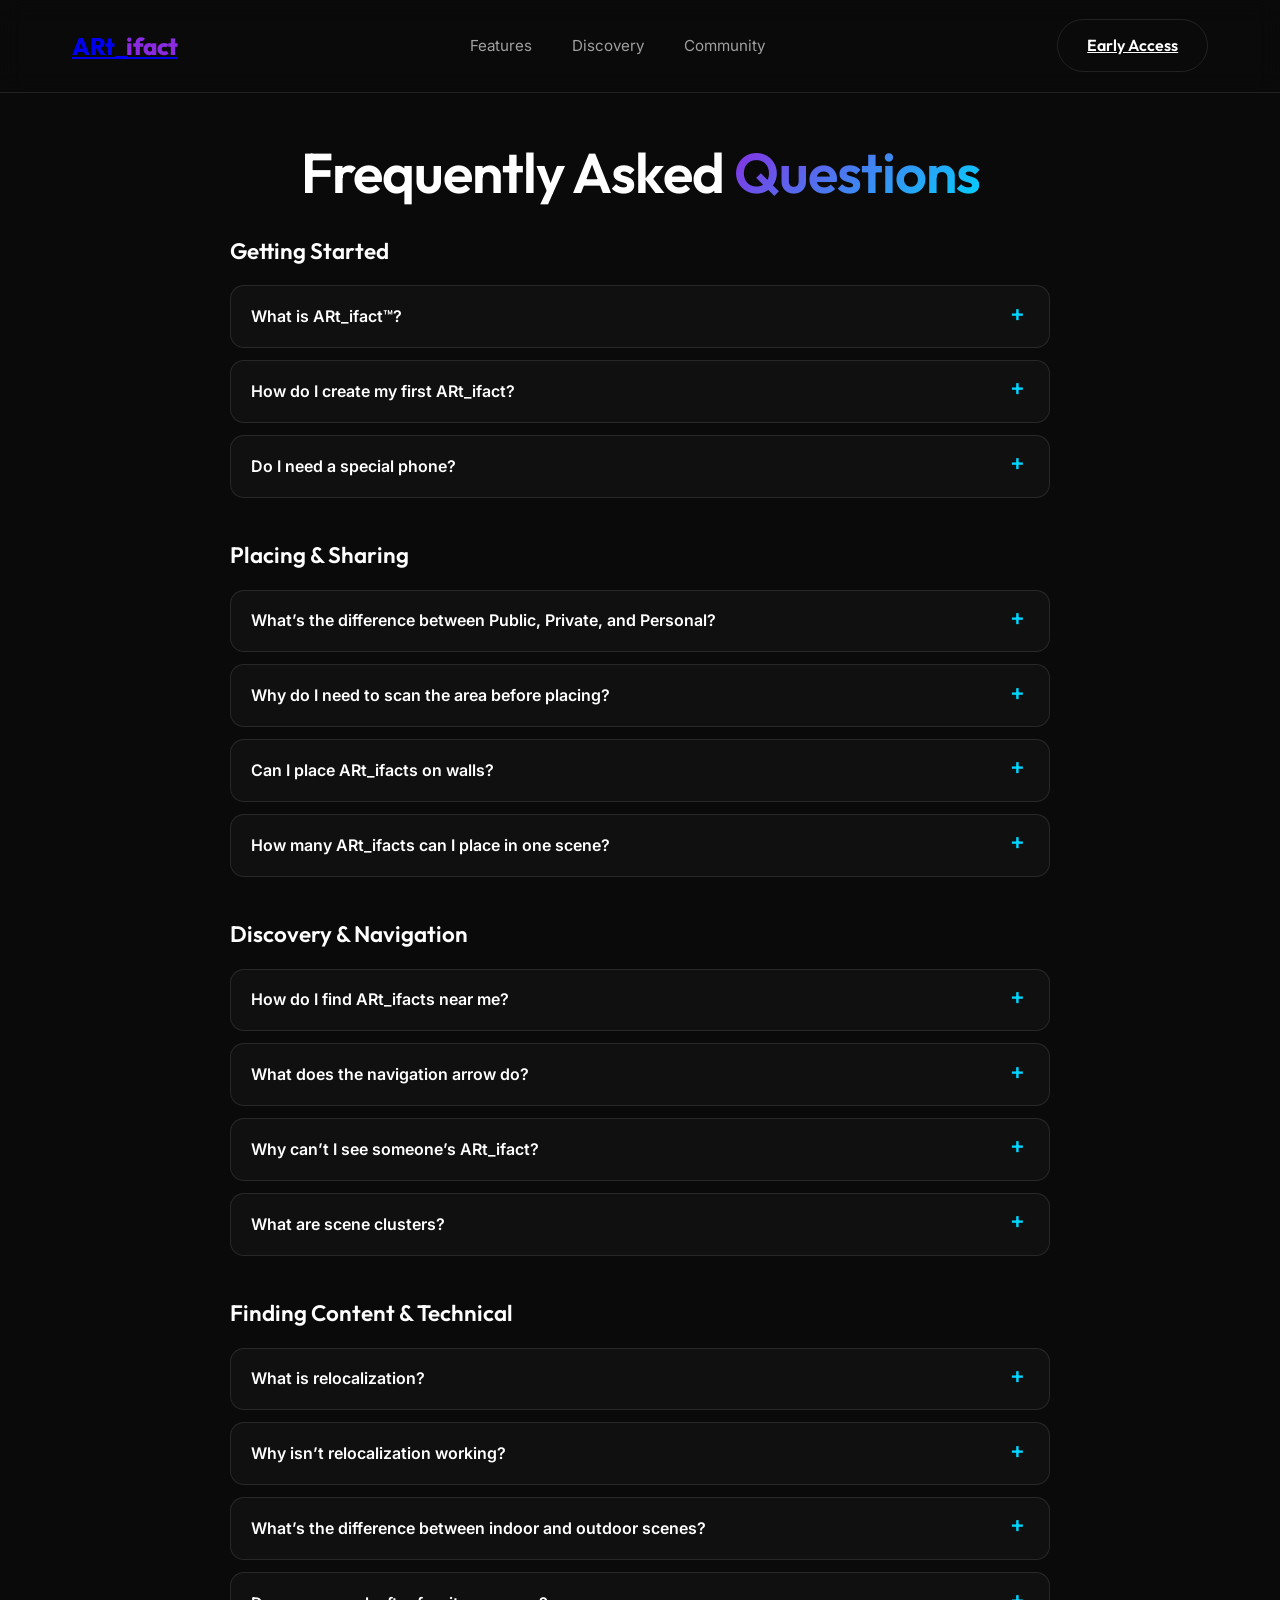
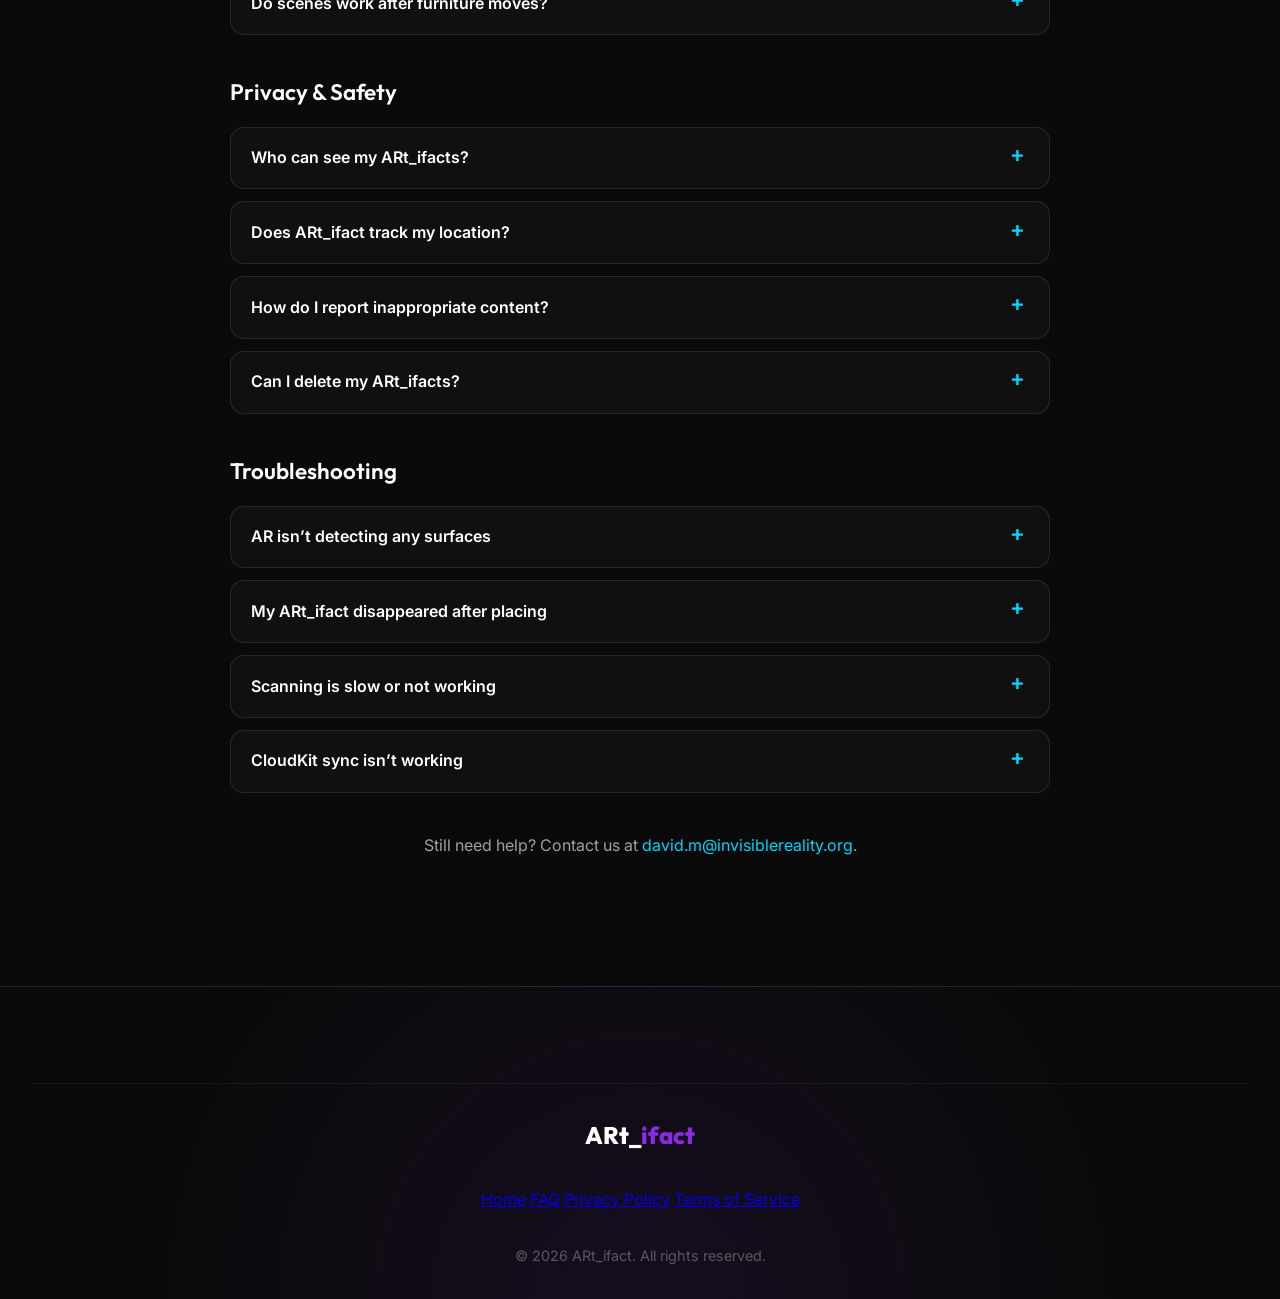
<file: faq.html>
<!DOCTYPE html>
<html lang="en">

<head>
    <meta charset="UTF-8">
    <meta name="viewport" content="width=device-width, initial-scale=1.0">
    <title>FAQ — ARt_ifact</title>
    <meta name="description" content="Frequently asked questions about ARt_ifact: getting started, placing &amp; sharing, discovery, technical, privacy &amp; safety, and troubleshooting.">
    <meta name="theme-color" content="#0a0a0a">

    <link rel="canonical" href="https://invisiblereality.org/faq.html">
    <meta property="og:title" content="FAQ — ARt_ifact">
    <meta property="og:description" content="Frequently asked questions about ARt_ifact.">
    <meta property="og:type" content="website">
    <meta property="og:url" content="https://invisiblereality.org/faq.html">

    <link rel="preconnect" href="https://fonts.googleapis.com">
    <link rel="preconnect" href="https://fonts.gstatic.com" crossorigin>
    <link
        href="https://fonts.googleapis.com/css2?family=Inter:wght@300;400;500&family=Outfit:wght@400;600;800&display=swap"
        rel="stylesheet">
    <link rel="stylesheet" href="index.css">
</head>

<body>
    <!-- Navigation -->
    <nav class="navbar">
        <div class="nav-container">
            <a class="logo" href="index.html">ARt_<span>ifact</span></a>
            <div class="nav-links">
                <a href="index.html#features">Features</a>
                <a href="index.html#discovery">Discovery</a>
                <a href="index.html#community">Community</a>
            </div>
            <a class="cta-btn secondary" href="index.html#early-access">Early Access</a>
        </div>
    </nav>

    <section class="faq" id="faq">
        <div class="section-container">
            <h2 class="section-title">Frequently Asked <span class="gradient-text">Questions</span></h2>

            <div class="faq-category">
                <h3>Getting Started</h3>
                <details><summary>What is ARt_ifact&trade;?</summary>
                    <p>ARt_ifact&trade; lets you leave digital content (photos, text, 3D models, audio) at real-world locations. Others can discover and experience your ARt_ifacts by visiting the same place.</p></details>
                <details><summary>How do I create my first ARt_ifact?</summary>
                    <ol><li>Tap the AR tab</li><li>Tap the + button</li><li>Choose content type (photo, text, etc.)</li><li>Scan your environment</li><li>Tap to place</li><li>Choose sharing option (Public/Private/Personal)</li></ol></details>
                <details><summary>Do I need a special phone?</summary>
                    <p>ARt_ifact requires iOS 26.0 or later and runs best on iPhones with LiDAR (iPhone 12 Pro and later) for faster plane detection and precise mesh reconstruction.</p></details>
            </div>

            <div class="faq-category">
                <h3>Placing &amp; Sharing</h3>
                <details><summary>What&rsquo;s the difference between Public, Private, and Personal?</summary>
                    <ul><li>Public: Anyone can discover on the map and recreate your scene</li><li>Private: Only people you specifically share with can see it</li><li>Personal: Only you can see it (like a private bookmark)</li></ul></details>
                <details><summary>Why do I need to scan the area before placing?</summary>
                    <p>Scanning helps the app understand your space by finding surfaces like floors and walls. This makes sure content is placed correctly and helps others find it later.</p></details>
                <details><summary>Can I place ARt_ifacts on walls?</summary>
                    <p>Yes! ARt_ifact supports both horizontal surfaces (tables, floors) and vertical surfaces (walls). Photos and text automatically align with the surface orientation.</p></details>
                <details><summary>How many ARt_ifacts can I place in one scene?</summary>
                    <p>You can place unlimited ARt_ifacts in a single scene. Each scene is saved separately and can contain photos, text, 3D models, audio, and graffiti in any combination.</p></details>
            </div>

            <div class="faq-category">
                <h3>Discovery &amp; Navigation</h3>
                <details><summary>How do I find ARt_ifacts near me?</summary>
                    <p>Open the Discover tab to see a map of nearby ARt_ifacts. Blue pins are yours, orange pins are public content from others, and green pins are privately shared with you.</p></details>
                <details><summary>What does the navigation arrow do?</summary>
                    <p>The arrow points toward the scene location using your device&rsquo;s compass. Follow it to get close to the ARt_ifact (within 10m is ideal), then scan the area to recreate the scene.</p></details>
                <details><summary>Why can&rsquo;t I see someone&rsquo;s ARt_ifact?</summary>
                    <p>You need to be at the original location where it was created. Get within 10 meters, then scan the area. The app uses your camera to find the exact spot and show the content.</p></details>
                <details><summary>What are scene clusters?</summary>
                    <p>When multiple scenes are close together, they&rsquo;re grouped into a cluster (shown as a number). Tap the cluster to see all nearby scenes in a list.</p></details>
            </div>

            <div class="faq-category">
                <h3>Finding Content &amp; Technical</h3>
                <details><summary>What is relocalization?</summary>
                    <p>Relocalization is how the app finds the exact spot where you placed content. It uses your camera, GPS, and compass to match your current location to where the content was originally placed.</p></details>
                <details><summary>Why isn&rsquo;t relocalization working?</summary>
                    <p>Common issues:</p><ul><li>Too far from original location (try getting within 10 meters)</li><li>Lighting changed a lot</li><li>Furniture moved or things changed</li><li>Not enough clear features to recognize</li></ul><p>Tip: Move slowly and look around the whole area.</p></details>
                <details><summary>What&rsquo;s the difference between indoor and outdoor scenes?</summary>
                    <ul><li>Indoor: Uses a 3D map of the space (very precise, needs clear features like walls and furniture)</li><li>Outdoor: Uses GPS and location (less precise, works even when things change)</li></ul><p>The app picks the best method based on where you are.</p></details>
                <details><summary>Do scenes work after furniture moves?</summary>
                    <p>Indoor scenes rely on visual features like walls, windows, and floor patterns. If major furniture moves, relocalization may be affected. Outdoor scenes use GPS and are more resilient to changes.</p></details>
            </div>

            <div class="faq-category">
                <h3>Privacy &amp; Safety</h3>
                <details><summary>Who can see my ARt_ifacts?</summary>
                    <ul><li>Public scenes: Anyone using ARt_ifact</li><li>Private scenes: Only people you share with</li><li>Personal scenes: Only you</li></ul><p>You can delete any ARt_ifact at any time from My Content.</p></details>
                <details><summary>Does ARt_ifact track my location?</summary>
                    <p>Location is only used when placing or discovering ARt_ifacts. We don&rsquo;t track your movements. Scene locations are stored in CloudKit and only shared according to your privacy choice (Public/Private/Personal).</p></details>
                <details><summary>How do I report inappropriate content?</summary>
                    <p>Tap any ARt_ifact, then tap the &middot;&middot;&middot; menu and select &lsquo;Report&rsquo;. We review all reports and remove content that violates our guidelines.</p></details>
                <details><summary>Can I delete my ARt_ifacts?</summary>
                    <p>Yes! Go to Settings &rarr; My Content, select the scene, and tap Delete. This removes it from CloudKit and the map immediately.</p></details>
            </div>

            <div class="faq-category">
                <h3>Troubleshooting</h3>
                <details><summary>AR isn&rsquo;t detecting any surfaces</summary>
                    <ul><li>Move your device slowly left and right</li><li>Ensure good lighting</li><li>Point at textured surfaces (not blank walls)</li><li>Make sure camera lens is clean</li><li>Restart the app if needed</li></ul></details>
                <details><summary>My ARt_ifact disappeared after placing</summary>
                    <p>Check that you chose a sharing option (Public/Private/Personal). If you dismissed the share sheet without selecting, the scene wasn&rsquo;t saved. Try placing again and complete the sharing flow.</p></details>
                <details><summary>Scanning is slow or not working</summary>
                    <ul><li>Ensure good lighting (AR works poorly in dim environments)</li><li>Clean your camera lens</li><li>Close other AR apps</li><li>Restart your device</li><li>Update to the latest iOS version</li></ul></details>
                <details><summary>CloudKit sync isn&rsquo;t working</summary>
                    <p>Go to Settings &rarr; CloudKit and check:</p><ul><li>CloudKit is enabled</li><li>You&rsquo;re signed in to iCloud</li><li>You have internet connection</li><li>Tap &lsquo;Force Sync&rsquo; to manually sync</li></ul><p>Note: First sync can take a few moments.</p></details>
            </div>

            <p class="faq-contact">Still need help? Contact us at <a href="mailto:david.m@invisiblereality.org">david.m@invisiblereality.org</a>.</p>
        </div>
    </section>

    <footer class="footer">
        <div class="footer-bottom">
            <div class="footer-logo">ARt_<span>ifact</span></div>
            <div class="footer-legal-links">
                <a href="index.html">Home</a>
                <a href="faq.html">FAQ</a>
                <a href="privacy.html">Privacy Policy</a>
                <a href="terms.html">Terms of Service</a>
            </div>
            <p class="copyright">&copy; 2026 ARt_ifact. All rights reserved.</p>
        </div>
    </footer>
</body>

</html>
</file>
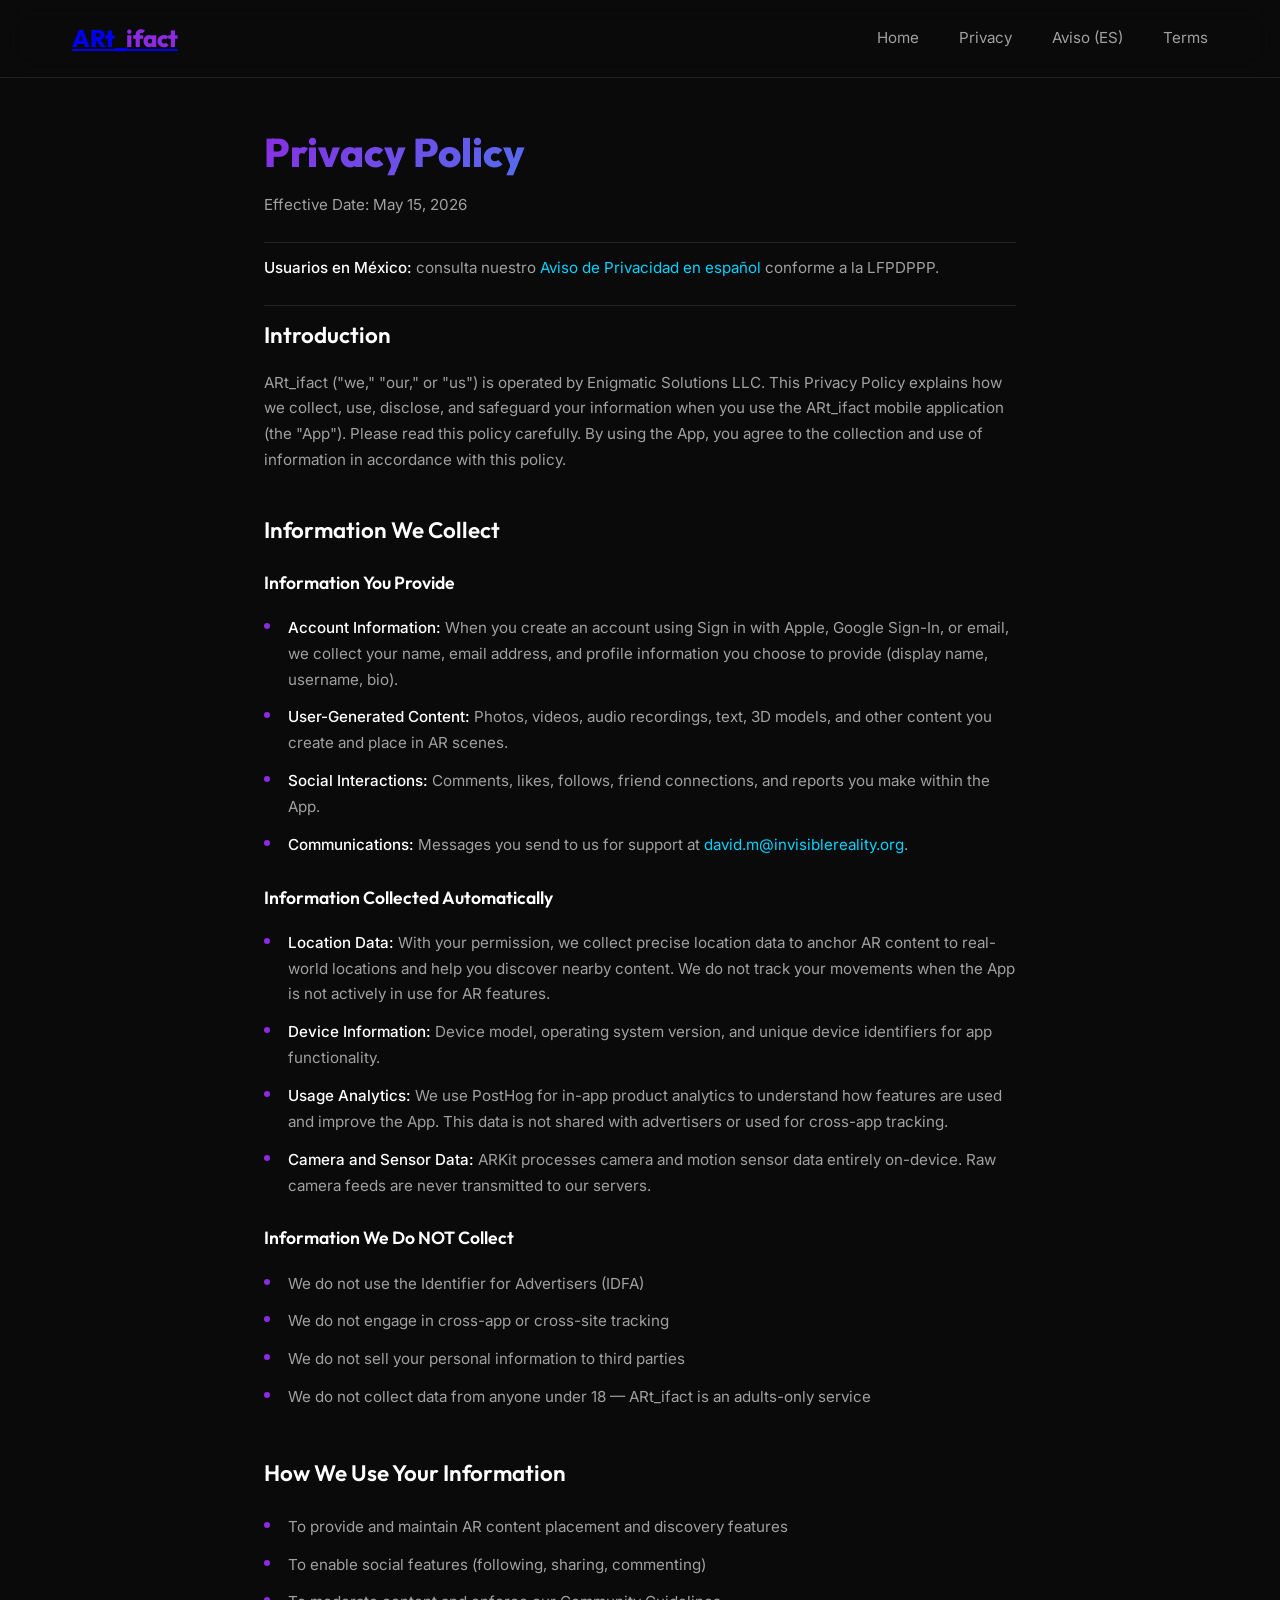
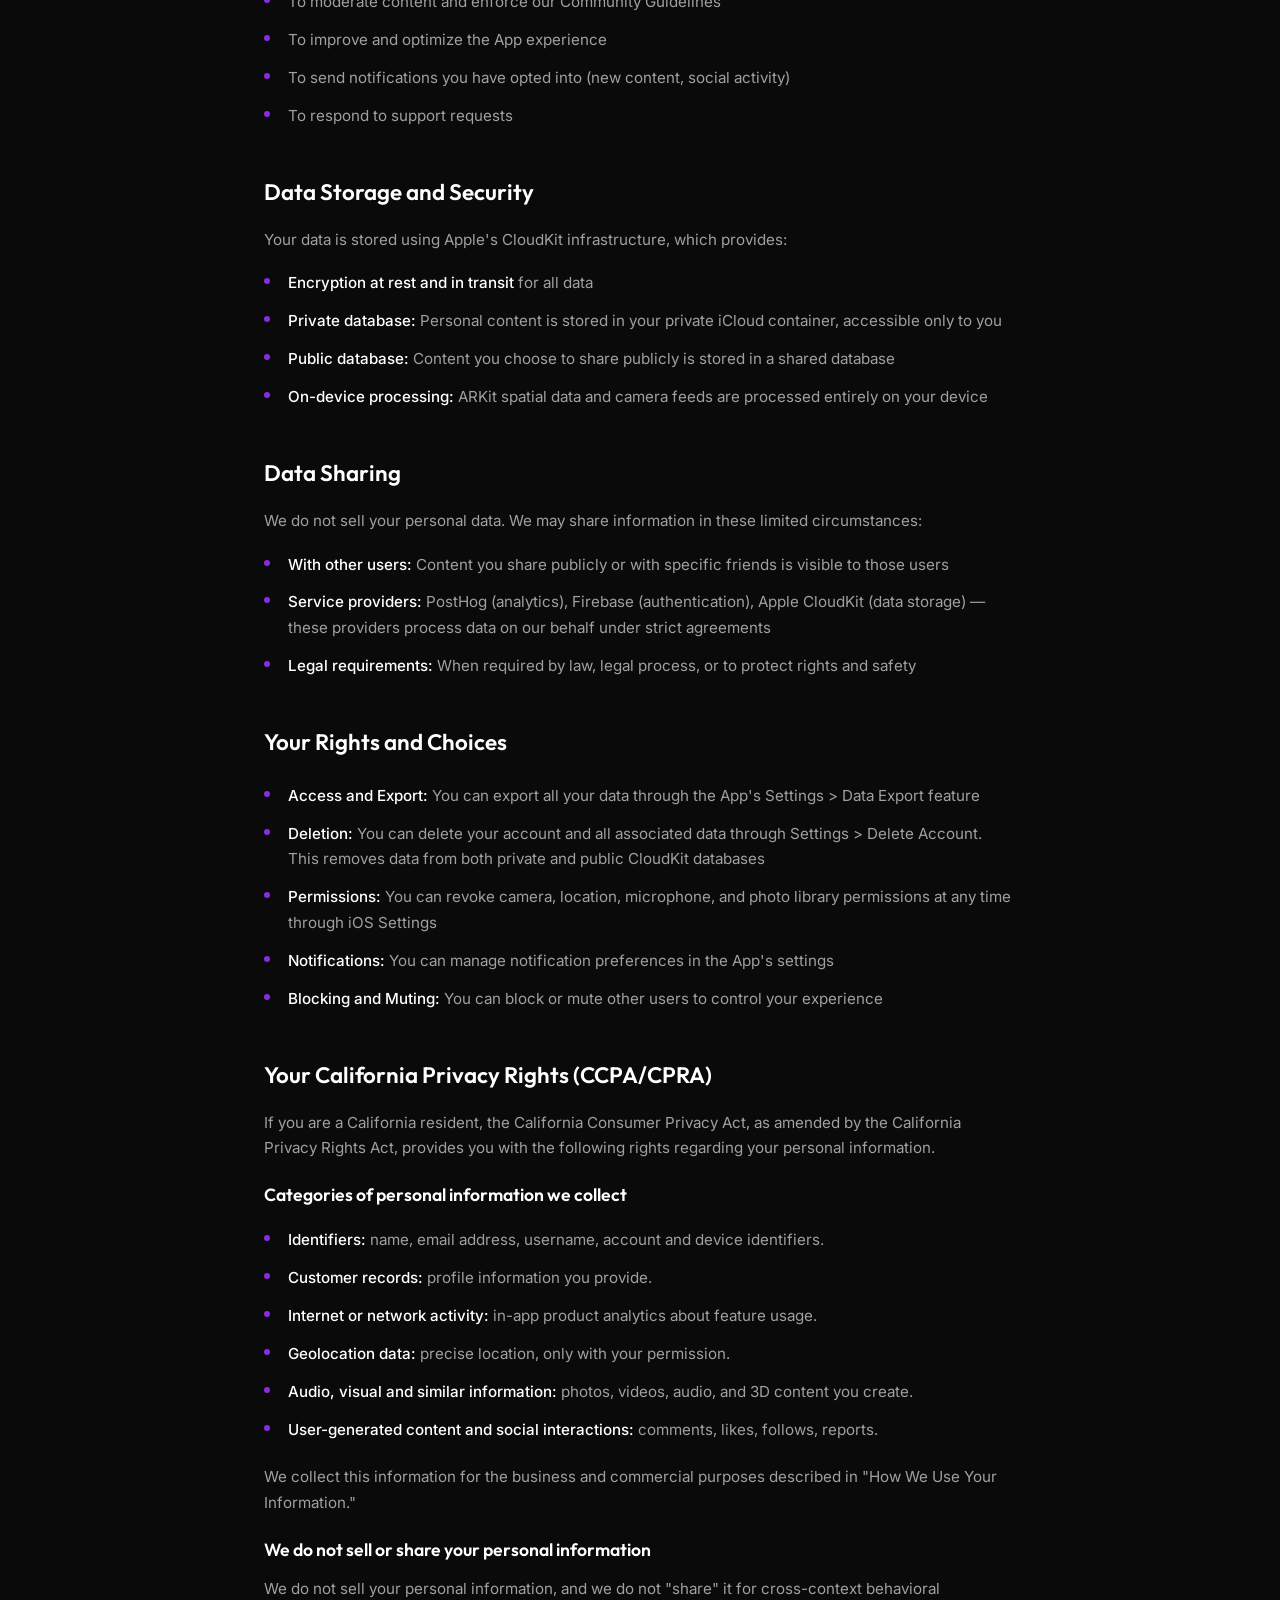
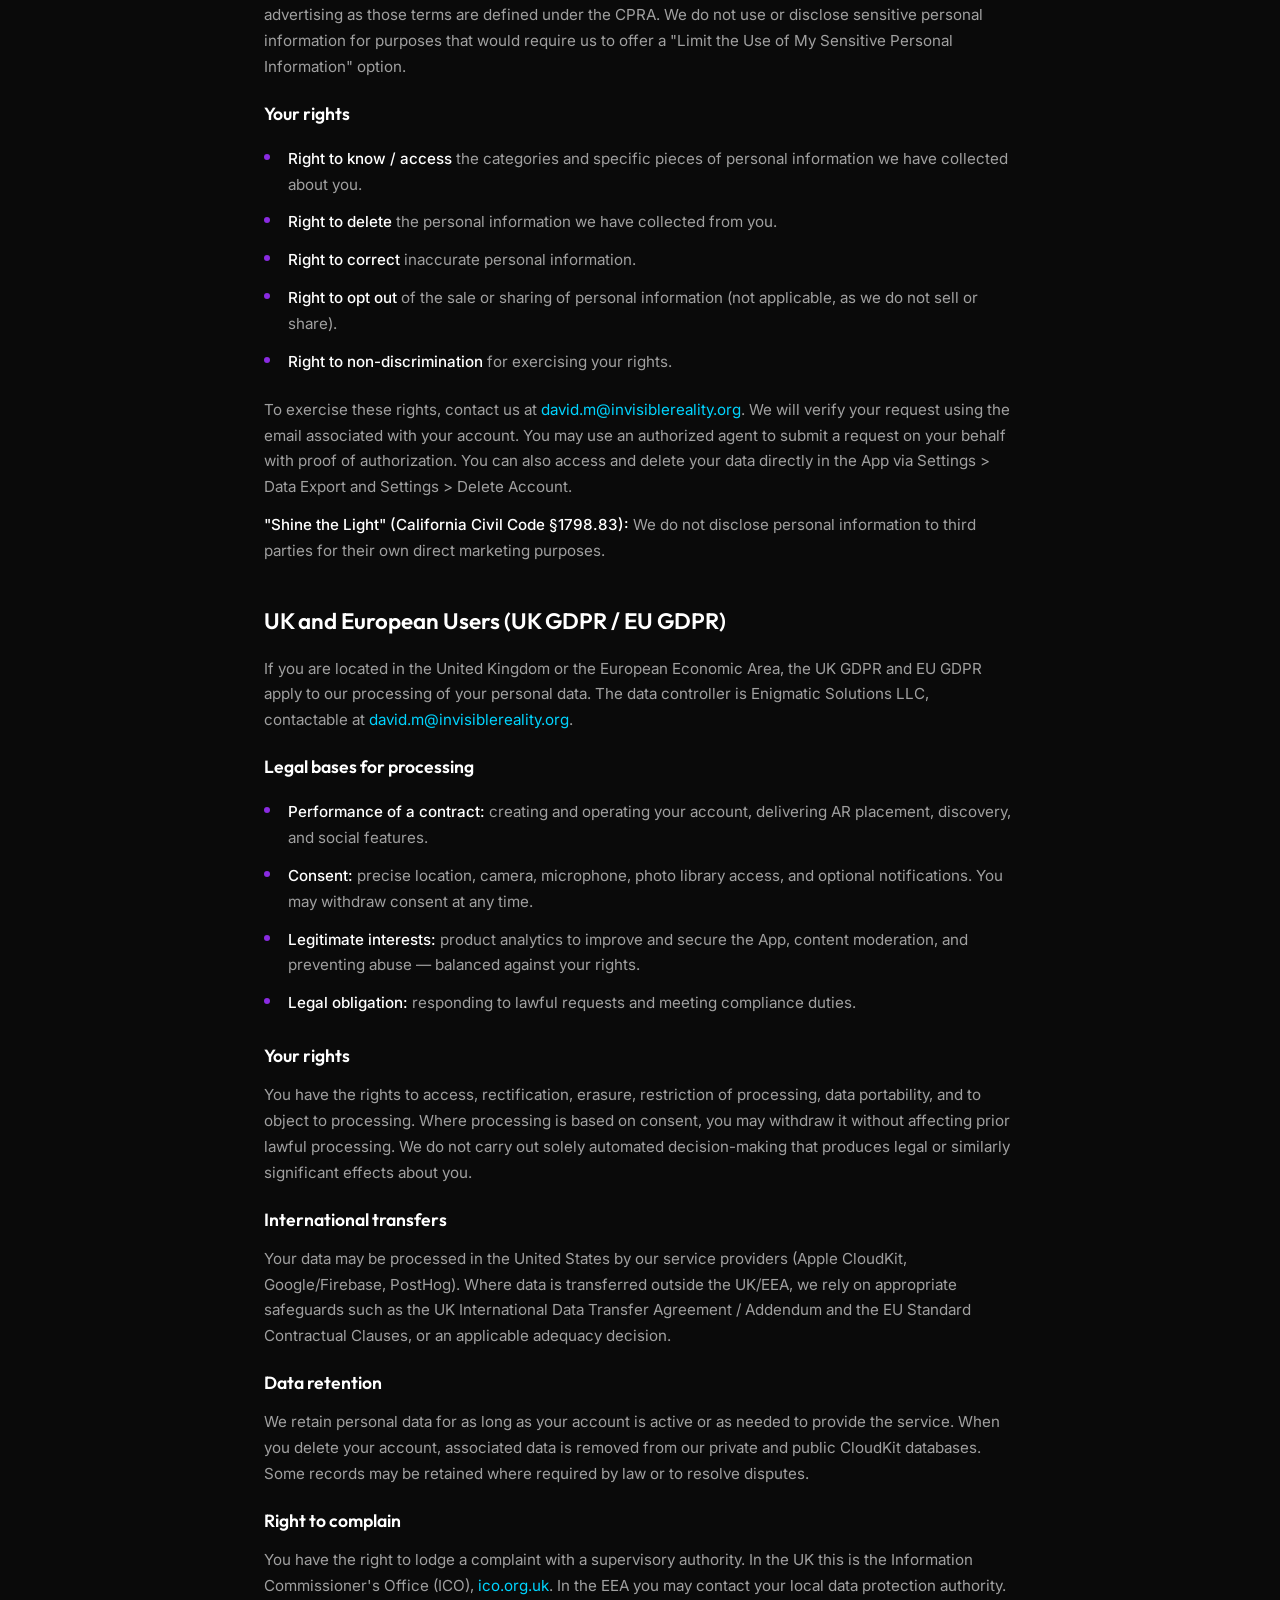
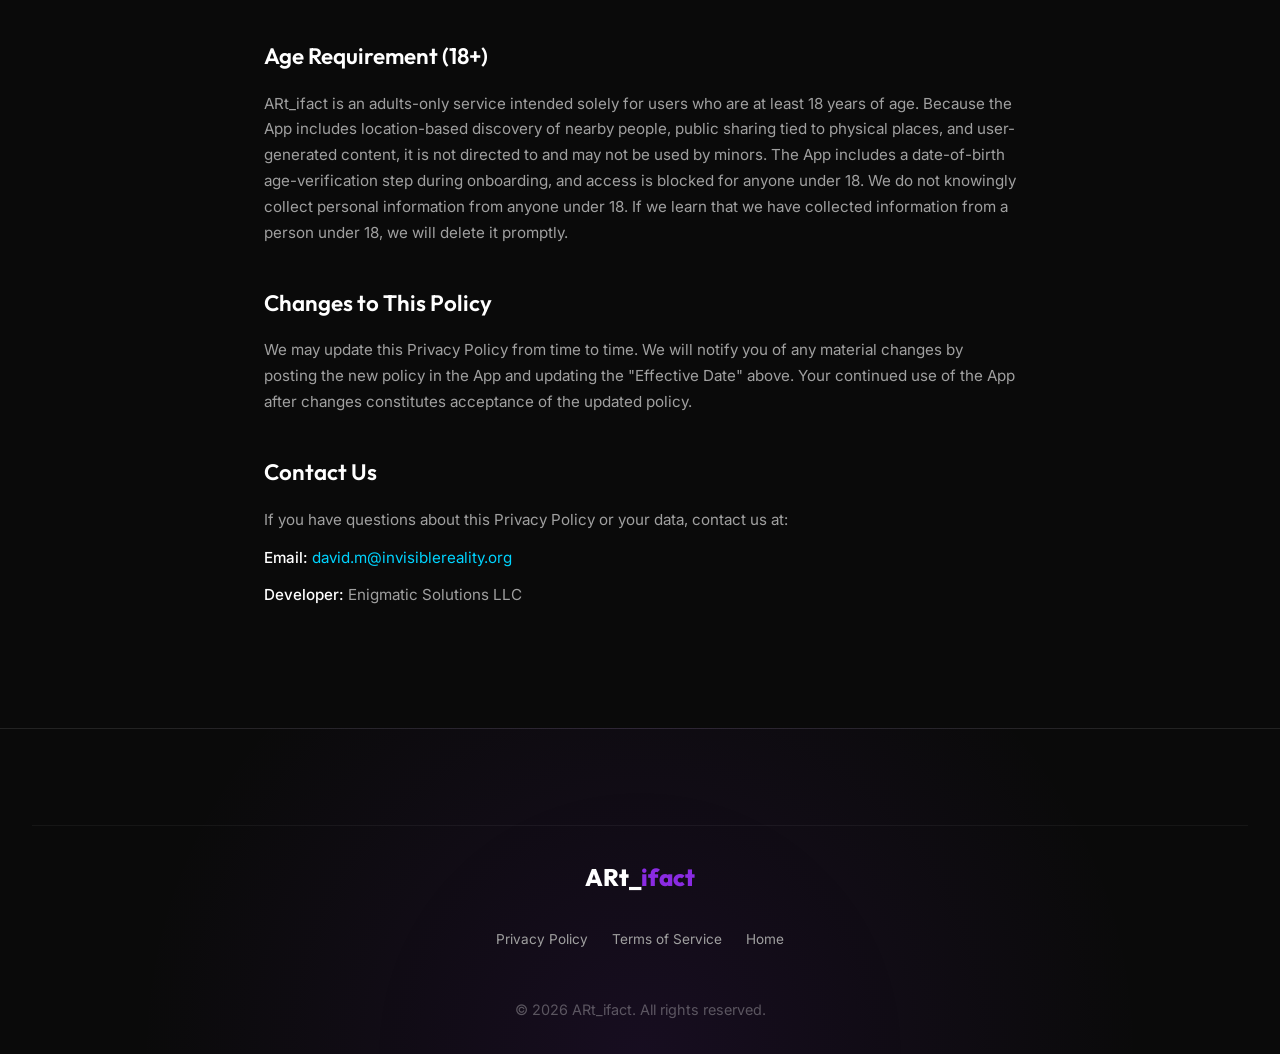
<file: privacy.html>
<!DOCTYPE html>
<html lang="en">

<head>
    <meta charset="UTF-8">
    <meta name="viewport" content="width=device-width, initial-scale=1.0">
    <title>Privacy Policy - ARt_ifact</title>
    <meta name="description" content="ARt_ifact Privacy Policy - How we collect, use, and protect your data.">
    <link rel="preconnect" href="https://fonts.googleapis.com">
    <link rel="preconnect" href="https://fonts.gstatic.com" crossorigin>
    <link href="https://fonts.googleapis.com/css2?family=Inter:wght@300;400;500&family=Outfit:wght@400;600;800&display=swap" rel="stylesheet">
    <link rel="stylesheet" href="index.css">
    <link rel="stylesheet" href="legal.css">
    <link rel="canonical" href="https://invisiblereality.org/privacy.html">
    <meta property="og:title" content="Privacy Policy - ARt_ifact">
    <meta property="og:type" content="website">
    <meta property="og:url" content="https://invisiblereality.org/privacy.html">
</head>

<body>
    <!-- Navigation -->
    <nav class="navbar">
        <div class="nav-container">
            <a href="index.html" class="logo">ARt_<span>ifact</span></a>
            <div class="nav-links">
                <a href="index.html">Home</a>
                <a href="privacy.html">Privacy</a>
                <a href="aviso-privacidad.html">Aviso (ES)</a>
                <a href="terms.html">Terms</a>
            </div>
        </div>
    </nav>

    <main class="legal-content">
        <div class="legal-container">
            <h1>Privacy Policy</h1>
            <p class="legal-effective">Effective Date: May 15, 2026</p>
            <p class="legal-effective"><strong>Usuarios en México:</strong> consulta nuestro <a href="aviso-privacidad.html">Aviso de Privacidad en español</a> conforme a la LFPDPPP.</p>

            <section>
                <h2>Introduction</h2>
                <p>ARt_ifact ("we," "our," or "us") is operated by Enigmatic Solutions LLC. This Privacy Policy explains how we collect, use, disclose, and safeguard your information when you use the ARt_ifact mobile application (the "App"). Please read this policy carefully. By using the App, you agree to the collection and use of information in accordance with this policy.</p>
            </section>

            <section>
                <h2>Information We Collect</h2>

                <h3>Information You Provide</h3>
                <ul>
                    <li><strong>Account Information:</strong> When you create an account using Sign in with Apple, Google Sign-In, or email, we collect your name, email address, and profile information you choose to provide (display name, username, bio).</li>
                    <li><strong>User-Generated Content:</strong> Photos, videos, audio recordings, text, 3D models, and other content you create and place in AR scenes.</li>
                    <li><strong>Social Interactions:</strong> Comments, likes, follows, friend connections, and reports you make within the App.</li>
                    <li><strong>Communications:</strong> Messages you send to us for support at <a href="mailto:david.m@invisiblereality.org">david.m@invisiblereality.org</a>.</li>
                </ul>

                <h3>Information Collected Automatically</h3>
                <ul>
                    <li><strong>Location Data:</strong> With your permission, we collect precise location data to anchor AR content to real-world locations and help you discover nearby content. We do not track your movements when the App is not actively in use for AR features.</li>
                    <li><strong>Device Information:</strong> Device model, operating system version, and unique device identifiers for app functionality.</li>
                    <li><strong>Usage Analytics:</strong> We use PostHog for in-app product analytics to understand how features are used and improve the App. This data is not shared with advertisers or used for cross-app tracking.</li>
                    <li><strong>Camera and Sensor Data:</strong> ARKit processes camera and motion sensor data entirely on-device. Raw camera feeds are never transmitted to our servers.</li>
                </ul>

                <h3>Information We Do NOT Collect</h3>
                <ul>
                    <li>We do not use the Identifier for Advertisers (IDFA)</li>
                    <li>We do not engage in cross-app or cross-site tracking</li>
                    <li>We do not sell your personal information to third parties</li>
                    <li>We do not collect data from anyone under 18 — ARt_ifact is an adults-only service</li>
                </ul>
            </section>

            <section>
                <h2>How We Use Your Information</h2>
                <ul>
                    <li>To provide and maintain AR content placement and discovery features</li>
                    <li>To enable social features (following, sharing, commenting)</li>
                    <li>To moderate content and enforce our Community Guidelines</li>
                    <li>To improve and optimize the App experience</li>
                    <li>To send notifications you have opted into (new content, social activity)</li>
                    <li>To respond to support requests</li>
                </ul>
            </section>

            <section>
                <h2>Data Storage and Security</h2>
                <p>Your data is stored using Apple's CloudKit infrastructure, which provides:</p>
                <ul>
                    <li><strong>Encryption at rest and in transit</strong> for all data</li>
                    <li><strong>Private database:</strong> Personal content is stored in your private iCloud container, accessible only to you</li>
                    <li><strong>Public database:</strong> Content you choose to share publicly is stored in a shared database</li>
                    <li><strong>On-device processing:</strong> ARKit spatial data and camera feeds are processed entirely on your device</li>
                </ul>
            </section>

            <section>
                <h2>Data Sharing</h2>
                <p>We do not sell your personal data. We may share information in these limited circumstances:</p>
                <ul>
                    <li><strong>With other users:</strong> Content you share publicly or with specific friends is visible to those users</li>
                    <li><strong>Service providers:</strong> PostHog (analytics), Firebase (authentication), Apple CloudKit (data storage) — these providers process data on our behalf under strict agreements</li>
                    <li><strong>Legal requirements:</strong> When required by law, legal process, or to protect rights and safety</li>
                </ul>
            </section>

            <section>
                <h2>Your Rights and Choices</h2>
                <ul>
                    <li><strong>Access and Export:</strong> You can export all your data through the App's Settings > Data Export feature</li>
                    <li><strong>Deletion:</strong> You can delete your account and all associated data through Settings > Delete Account. This removes data from both private and public CloudKit databases</li>
                    <li><strong>Permissions:</strong> You can revoke camera, location, microphone, and photo library permissions at any time through iOS Settings</li>
                    <li><strong>Notifications:</strong> You can manage notification preferences in the App's settings</li>
                    <li><strong>Blocking and Muting:</strong> You can block or mute other users to control your experience</li>
                </ul>
            </section>

            <section>
                <h2>Your California Privacy Rights (CCPA/CPRA)</h2>
                <p>If you are a California resident, the California Consumer Privacy Act, as amended by the California Privacy Rights Act, provides you with the following rights regarding your personal information.</p>
                <h3>Categories of personal information we collect</h3>
                <ul>
                    <li><strong>Identifiers:</strong> name, email address, username, account and device identifiers.</li>
                    <li><strong>Customer records:</strong> profile information you provide.</li>
                    <li><strong>Internet or network activity:</strong> in-app product analytics about feature usage.</li>
                    <li><strong>Geolocation data:</strong> precise location, only with your permission.</li>
                    <li><strong>Audio, visual and similar information:</strong> photos, videos, audio, and 3D content you create.</li>
                    <li><strong>User-generated content and social interactions:</strong> comments, likes, follows, reports.</li>
                </ul>
                <p>We collect this information for the business and commercial purposes described in "How We Use Your Information."</p>
                <h3>We do not sell or share your personal information</h3>
                <p>We do not sell your personal information, and we do not "share" it for cross-context behavioral advertising as those terms are defined under the CPRA. We do not use or disclose sensitive personal information for purposes that would require us to offer a "Limit the Use of My Sensitive Personal Information" option.</p>
                <h3>Your rights</h3>
                <ul>
                    <li><strong>Right to know / access</strong> the categories and specific pieces of personal information we have collected about you.</li>
                    <li><strong>Right to delete</strong> the personal information we have collected from you.</li>
                    <li><strong>Right to correct</strong> inaccurate personal information.</li>
                    <li><strong>Right to opt out</strong> of the sale or sharing of personal information (not applicable, as we do not sell or share).</li>
                    <li><strong>Right to non-discrimination</strong> for exercising your rights.</li>
                </ul>
                <p>To exercise these rights, contact us at <a href="mailto:david.m@invisiblereality.org">david.m@invisiblereality.org</a>. We will verify your request using the email associated with your account. You may use an authorized agent to submit a request on your behalf with proof of authorization. You can also access and delete your data directly in the App via Settings &gt; Data Export and Settings &gt; Delete Account.</p>
                <p><strong>"Shine the Light" (California Civil Code &sect;1798.83):</strong> We do not disclose personal information to third parties for their own direct marketing purposes.</p>
            </section>

            <section>
                <h2>UK and European Users (UK GDPR / EU GDPR)</h2>
                <p>If you are located in the United Kingdom or the European Economic Area, the UK GDPR and EU GDPR apply to our processing of your personal data. The data controller is Enigmatic Solutions LLC, contactable at <a href="mailto:david.m@invisiblereality.org">david.m@invisiblereality.org</a>.</p>
                <h3>Legal bases for processing</h3>
                <ul>
                    <li><strong>Performance of a contract:</strong> creating and operating your account, delivering AR placement, discovery, and social features.</li>
                    <li><strong>Consent:</strong> precise location, camera, microphone, photo library access, and optional notifications. You may withdraw consent at any time.</li>
                    <li><strong>Legitimate interests:</strong> product analytics to improve and secure the App, content moderation, and preventing abuse — balanced against your rights.</li>
                    <li><strong>Legal obligation:</strong> responding to lawful requests and meeting compliance duties.</li>
                </ul>
                <h3>Your rights</h3>
                <p>You have the rights to access, rectification, erasure, restriction of processing, data portability, and to object to processing. Where processing is based on consent, you may withdraw it without affecting prior lawful processing. We do not carry out solely automated decision-making that produces legal or similarly significant effects about you.</p>
                <h3>International transfers</h3>
                <p>Your data may be processed in the United States by our service providers (Apple CloudKit, Google/Firebase, PostHog). Where data is transferred outside the UK/EEA, we rely on appropriate safeguards such as the UK International Data Transfer Agreement / Addendum and the EU Standard Contractual Clauses, or an applicable adequacy decision.</p>
                <h3>Data retention</h3>
                <p>We retain personal data for as long as your account is active or as needed to provide the service. When you delete your account, associated data is removed from our private and public CloudKit databases. Some records may be retained where required by law or to resolve disputes.</p>
                <h3>Right to complain</h3>
                <p>You have the right to lodge a complaint with a supervisory authority. In the UK this is the Information Commissioner's Office (ICO), <a href="https://ico.org.uk">ico.org.uk</a>. In the EEA you may contact your local data protection authority.</p>
            </section>

            <section>
                <h2>Age Requirement (18+)</h2>
                <p>ARt_ifact is an adults-only service intended solely for users who are at least 18 years of age. Because the App includes location-based discovery of nearby people, public sharing tied to physical places, and user-generated content, it is not directed to and may not be used by minors. The App includes a date-of-birth age-verification step during onboarding, and access is blocked for anyone under 18. We do not knowingly collect personal information from anyone under 18. If we learn that we have collected information from a person under 18, we will delete it promptly.</p>
            </section>

            <section>
                <h2>Changes to This Policy</h2>
                <p>We may update this Privacy Policy from time to time. We will notify you of any material changes by posting the new policy in the App and updating the "Effective Date" above. Your continued use of the App after changes constitutes acceptance of the updated policy.</p>
            </section>

            <section>
                <h2>Contact Us</h2>
                <p>If you have questions about this Privacy Policy or your data, contact us at:</p>
                <p><strong>Email:</strong> <a href="mailto:david.m@invisiblereality.org">david.m@invisiblereality.org</a></p>
                <p><strong>Developer:</strong> Enigmatic Solutions LLC</p>
            </section>
        </div>
    </main>

    <footer class="footer">
        <div class="footer-bottom">
            <div class="footer-logo">ARt_<span>ifact</span></div>
            <div class="footer-legal-links">
                <a href="privacy.html">Privacy Policy</a>
                <a href="terms.html">Terms of Service</a>
                <a href="index.html">Home</a>
            </div>
            <p class="copyright">&copy; 2026 ARt_ifact. All rights reserved.</p>
        </div>
    </footer>
</body>

</html>
</file>
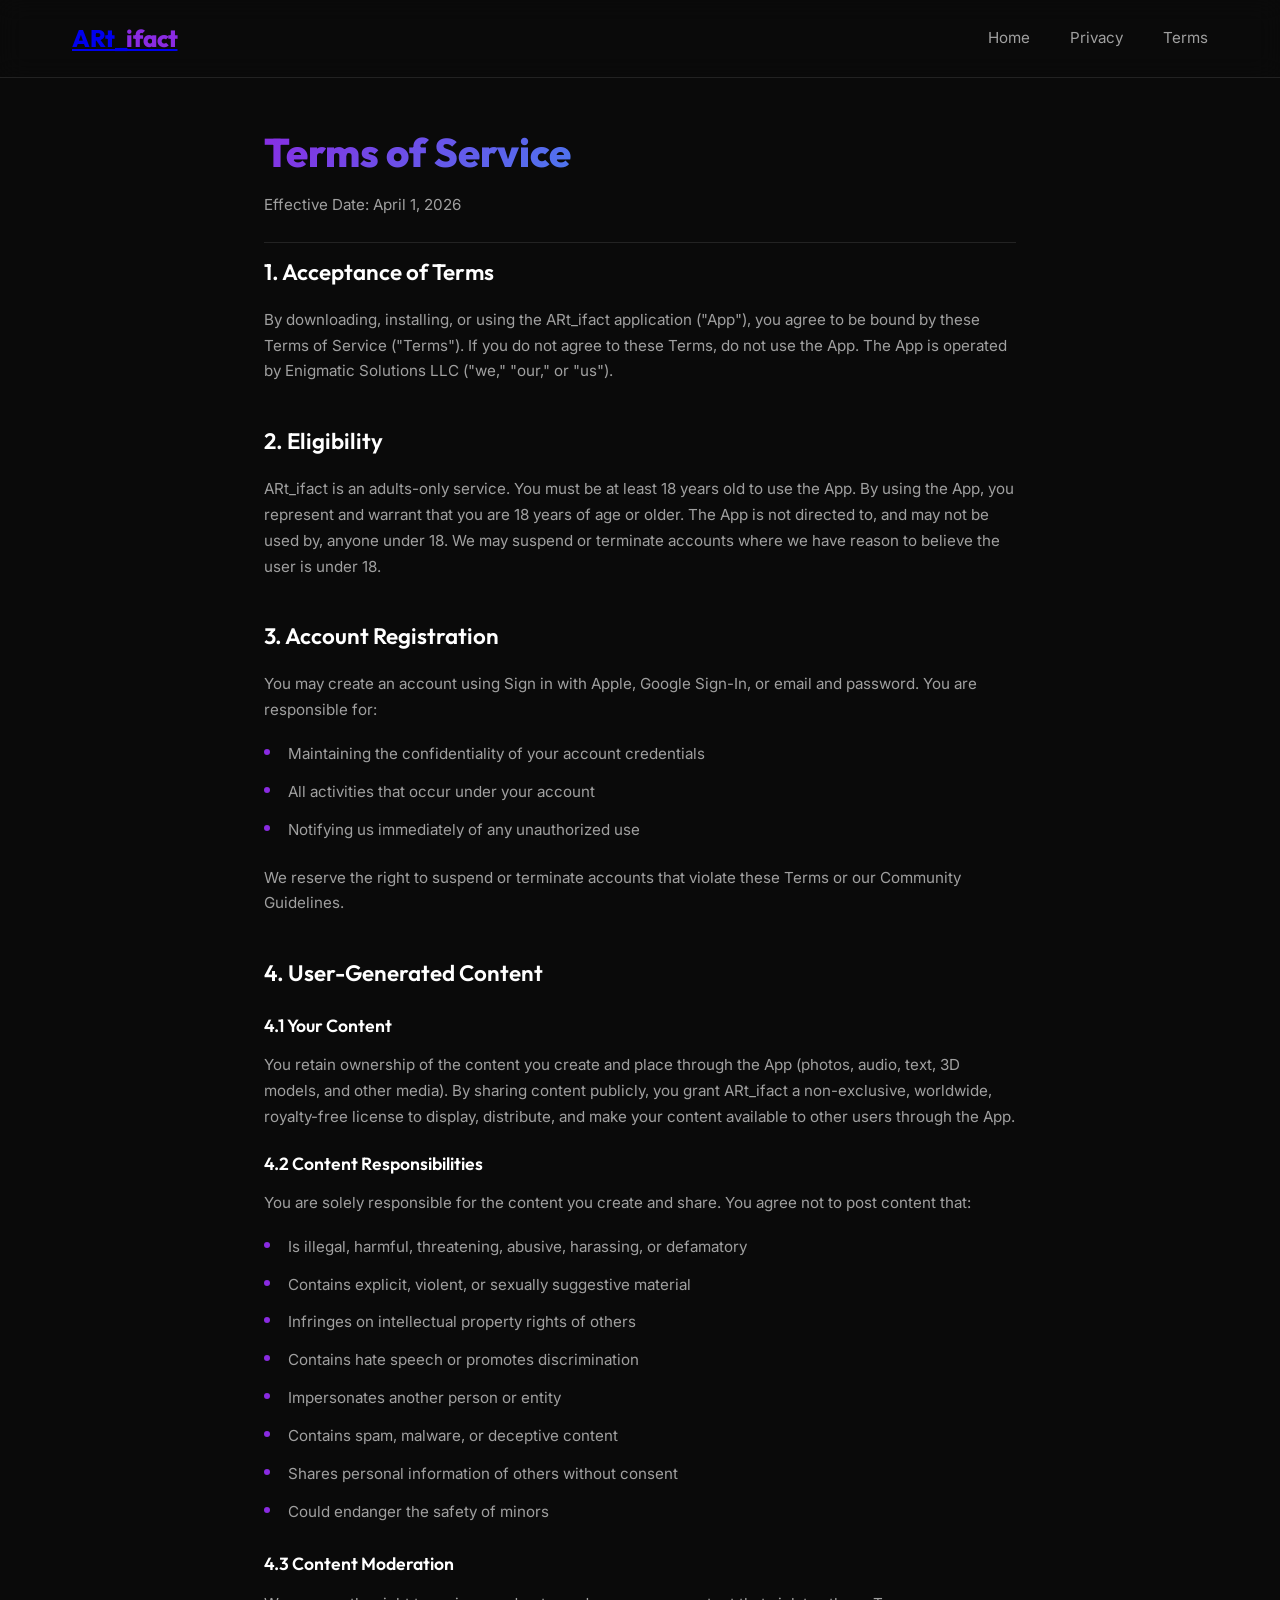
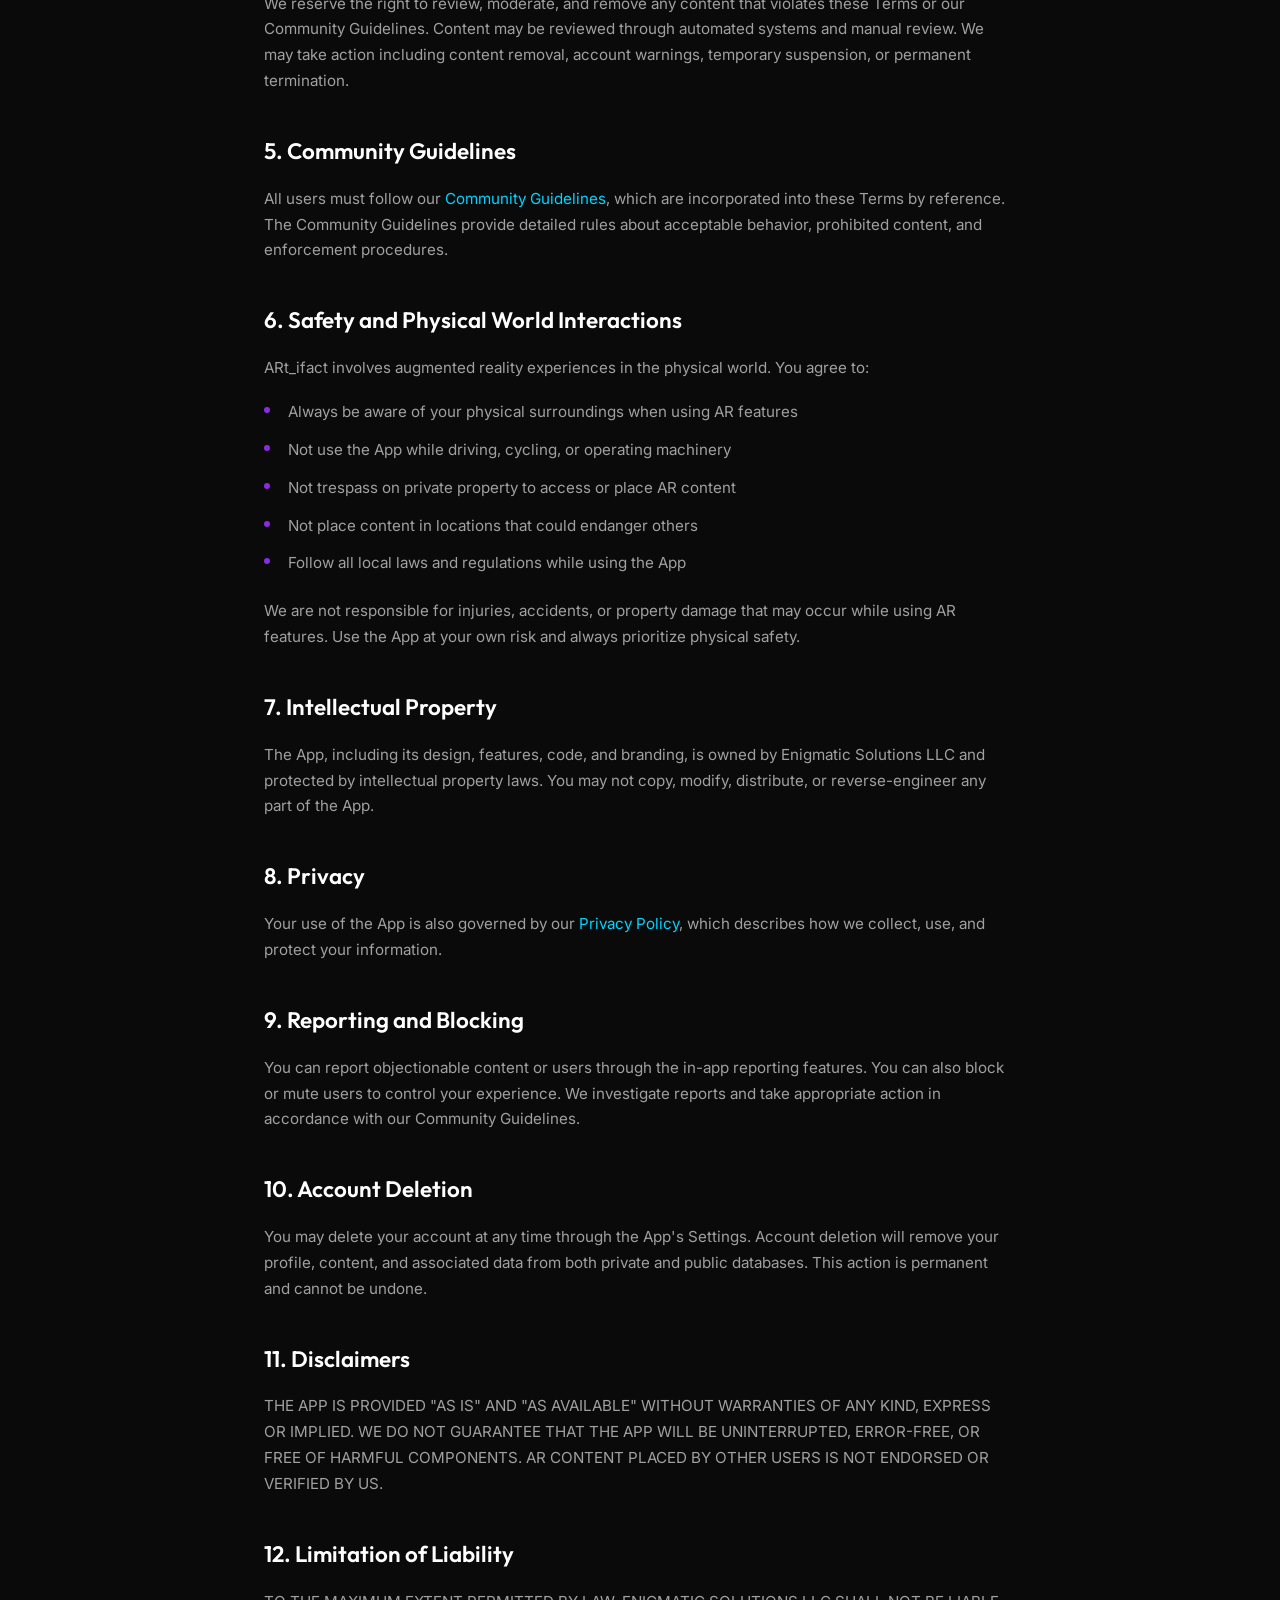
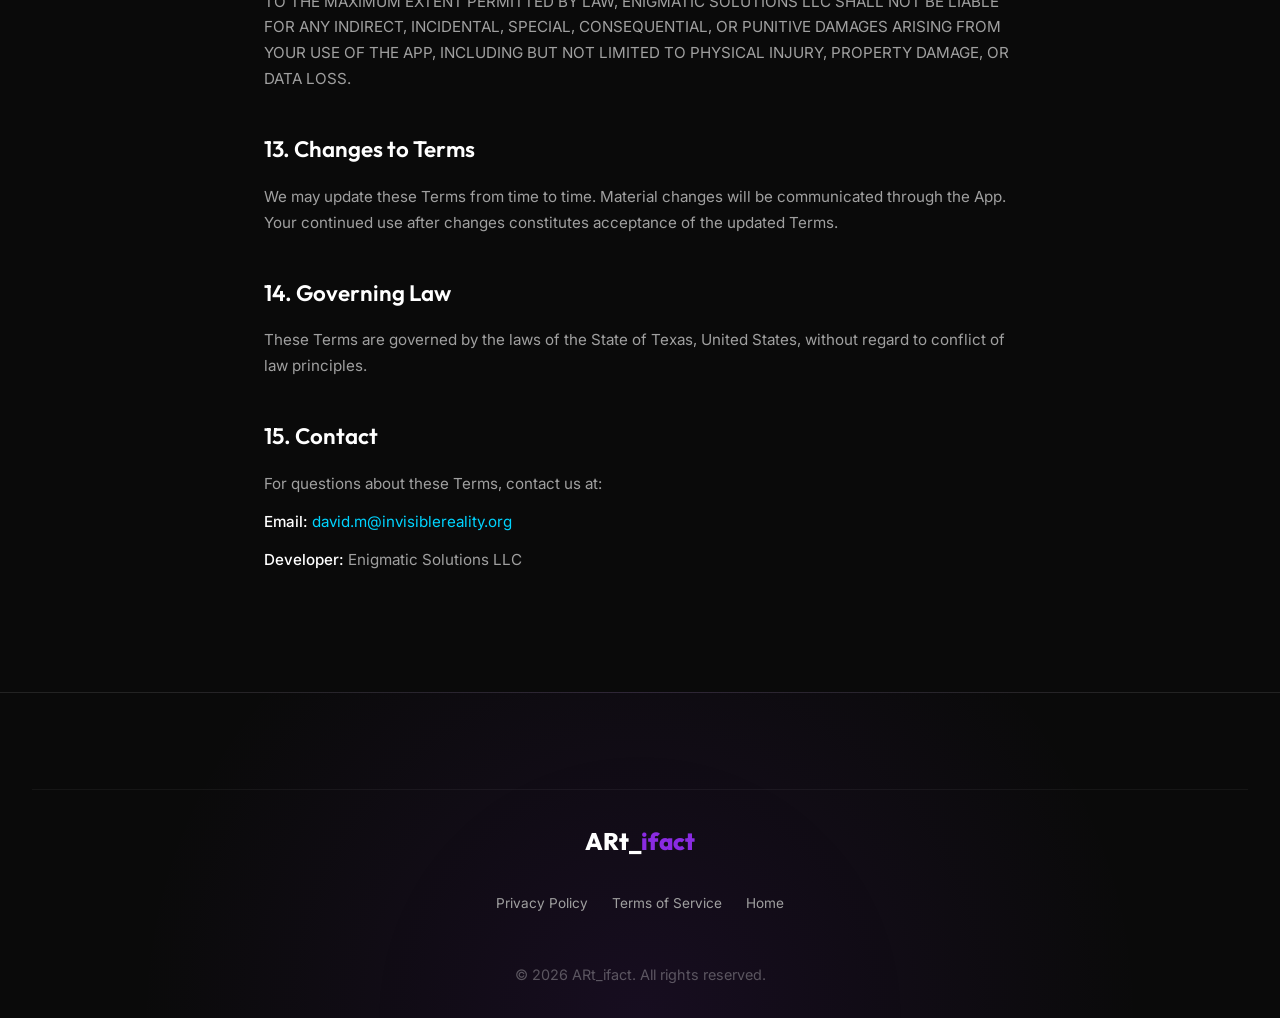
<file: terms.html>
<!DOCTYPE html>
<html lang="en">

<head>
    <meta charset="UTF-8">
    <meta name="viewport" content="width=device-width, initial-scale=1.0">
    <title>Terms of Service - ARt_ifact</title>
    <meta name="description" content="ARt_ifact Terms of Service - Rules and conditions for using our platform.">
    <link rel="preconnect" href="https://fonts.googleapis.com">
    <link rel="preconnect" href="https://fonts.gstatic.com" crossorigin>
    <link href="https://fonts.googleapis.com/css2?family=Inter:wght@300;400;500&family=Outfit:wght@400;600;800&display=swap" rel="stylesheet">
    <link rel="stylesheet" href="index.css">
    <link rel="stylesheet" href="legal.css">
    <link rel="canonical" href="https://invisiblereality.org/terms.html">
    <meta property="og:title" content="Terms of Service - ARt_ifact">
    <meta property="og:type" content="website">
    <meta property="og:url" content="https://invisiblereality.org/terms.html">
</head>

<body>
    <!-- Navigation -->
    <nav class="navbar">
        <div class="nav-container">
            <a href="index.html" class="logo">ARt_<span>ifact</span></a>
            <div class="nav-links">
                <a href="index.html">Home</a>
                <a href="privacy.html">Privacy</a>
                <a href="terms.html">Terms</a>
            </div>
        </div>
    </nav>

    <main class="legal-content">
        <div class="legal-container">
            <h1>Terms of Service</h1>
            <p class="legal-effective">Effective Date: April 1, 2026</p>

            <section>
                <h2>1. Acceptance of Terms</h2>
                <p>By downloading, installing, or using the ARt_ifact application ("App"), you agree to be bound by these Terms of Service ("Terms"). If you do not agree to these Terms, do not use the App. The App is operated by Enigmatic Solutions LLC ("we," "our," or "us").</p>
            </section>

            <section>
                <h2>2. Eligibility</h2>
                <p>ARt_ifact is an adults-only service. You must be at least 18 years old to use the App. By using the App, you represent and warrant that you are 18 years of age or older. The App is not directed to, and may not be used by, anyone under 18. We may suspend or terminate accounts where we have reason to believe the user is under 18.</p>
            </section>

            <section>
                <h2>3. Account Registration</h2>
                <p>You may create an account using Sign in with Apple, Google Sign-In, or email and password. You are responsible for:</p>
                <ul>
                    <li>Maintaining the confidentiality of your account credentials</li>
                    <li>All activities that occur under your account</li>
                    <li>Notifying us immediately of any unauthorized use</li>
                </ul>
                <p>We reserve the right to suspend or terminate accounts that violate these Terms or our Community Guidelines.</p>
            </section>

            <section>
                <h2>4. User-Generated Content</h2>

                <h3>4.1 Your Content</h3>
                <p>You retain ownership of the content you create and place through the App (photos, audio, text, 3D models, and other media). By sharing content publicly, you grant ARt_ifact a non-exclusive, worldwide, royalty-free license to display, distribute, and make your content available to other users through the App.</p>

                <h3>4.2 Content Responsibilities</h3>
                <p>You are solely responsible for the content you create and share. You agree not to post content that:</p>
                <ul>
                    <li>Is illegal, harmful, threatening, abusive, harassing, or defamatory</li>
                    <li>Contains explicit, violent, or sexually suggestive material</li>
                    <li>Infringes on intellectual property rights of others</li>
                    <li>Contains hate speech or promotes discrimination</li>
                    <li>Impersonates another person or entity</li>
                    <li>Contains spam, malware, or deceptive content</li>
                    <li>Shares personal information of others without consent</li>
                    <li>Could endanger the safety of minors</li>
                </ul>

                <h3>4.3 Content Moderation</h3>
                <p>We reserve the right to review, moderate, and remove any content that violates these Terms or our Community Guidelines. Content may be reviewed through automated systems and manual review. We may take action including content removal, account warnings, temporary suspension, or permanent termination.</p>
            </section>

            <section>
                <h2>5. Community Guidelines</h2>
                <p>All users must follow our <a href="index.html#community">Community Guidelines</a>, which are incorporated into these Terms by reference. The Community Guidelines provide detailed rules about acceptable behavior, prohibited content, and enforcement procedures.</p>
            </section>

            <section>
                <h2>6. Safety and Physical World Interactions</h2>
                <p>ARt_ifact involves augmented reality experiences in the physical world. You agree to:</p>
                <ul>
                    <li>Always be aware of your physical surroundings when using AR features</li>
                    <li>Not use the App while driving, cycling, or operating machinery</li>
                    <li>Not trespass on private property to access or place AR content</li>
                    <li>Not place content in locations that could endanger others</li>
                    <li>Follow all local laws and regulations while using the App</li>
                </ul>
                <p>We are not responsible for injuries, accidents, or property damage that may occur while using AR features. Use the App at your own risk and always prioritize physical safety.</p>
            </section>

            <section>
                <h2>7. Intellectual Property</h2>
                <p>The App, including its design, features, code, and branding, is owned by Enigmatic Solutions LLC and protected by intellectual property laws. You may not copy, modify, distribute, or reverse-engineer any part of the App.</p>
            </section>

            <section>
                <h2>8. Privacy</h2>
                <p>Your use of the App is also governed by our <a href="privacy.html">Privacy Policy</a>, which describes how we collect, use, and protect your information.</p>
            </section>

            <section>
                <h2>9. Reporting and Blocking</h2>
                <p>You can report objectionable content or users through the in-app reporting features. You can also block or mute users to control your experience. We investigate reports and take appropriate action in accordance with our Community Guidelines.</p>
            </section>

            <section>
                <h2>10. Account Deletion</h2>
                <p>You may delete your account at any time through the App's Settings. Account deletion will remove your profile, content, and associated data from both private and public databases. This action is permanent and cannot be undone.</p>
            </section>

            <section>
                <h2>11. Disclaimers</h2>
                <p>THE APP IS PROVIDED "AS IS" AND "AS AVAILABLE" WITHOUT WARRANTIES OF ANY KIND, EXPRESS OR IMPLIED. WE DO NOT GUARANTEE THAT THE APP WILL BE UNINTERRUPTED, ERROR-FREE, OR FREE OF HARMFUL COMPONENTS. AR CONTENT PLACED BY OTHER USERS IS NOT ENDORSED OR VERIFIED BY US.</p>
            </section>

            <section>
                <h2>12. Limitation of Liability</h2>
                <p>TO THE MAXIMUM EXTENT PERMITTED BY LAW, ENIGMATIC SOLUTIONS LLC SHALL NOT BE LIABLE FOR ANY INDIRECT, INCIDENTAL, SPECIAL, CONSEQUENTIAL, OR PUNITIVE DAMAGES ARISING FROM YOUR USE OF THE APP, INCLUDING BUT NOT LIMITED TO PHYSICAL INJURY, PROPERTY DAMAGE, OR DATA LOSS.</p>
            </section>

            <section>
                <h2>13. Changes to Terms</h2>
                <p>We may update these Terms from time to time. Material changes will be communicated through the App. Your continued use after changes constitutes acceptance of the updated Terms.</p>
            </section>

            <section>
                <h2>14. Governing Law</h2>
                <p>These Terms are governed by the laws of the State of Texas, United States, without regard to conflict of law principles.</p>
            </section>

            <section>
                <h2>15. Contact</h2>
                <p>For questions about these Terms, contact us at:</p>
                <p><strong>Email:</strong> <a href="mailto:david.m@invisiblereality.org">david.m@invisiblereality.org</a></p>
                <p><strong>Developer:</strong> Enigmatic Solutions LLC</p>
            </section>
        </div>
    </main>

    <footer class="footer">
        <div class="footer-bottom">
            <div class="footer-logo">ARt_<span>ifact</span></div>
            <div class="footer-legal-links">
                <a href="privacy.html">Privacy Policy</a>
                <a href="terms.html">Terms of Service</a>
                <a href="index.html">Home</a>
            </div>
            <p class="copyright">&copy; 2026 ARt_ifact. All rights reserved.</p>
        </div>
    </footer>
</body>

</html>
</file>
<file: index.css>
:root {
    --bg-color: #0a0a0a;
    --surface-color: #141414;
    --primary-color: #8a2be2;
    --primary-glow: rgba(138, 43, 226, 0.4);
    --secondary-color: #00d4ff;
    --text-primary: #ffffff;
    --text-secondary: #a0a0a0;
    --glass-bg: rgba(20, 20, 20, 0.6);
    --glass-border: rgba(255, 255, 255, 0.1);

    --font-heading: 'Outfit', sans-serif;
    --font-body: 'Inter', sans-serif;
}

* {
    margin: 0;
    padding: 0;
    box-sizing: border-box;
}

body {
    background-color: var(--bg-color);
    color: var(--text-primary);
    font-family: var(--font-body);
    line-height: 1.6;
    overflow-x: hidden;
}

h1,
h2,
h3,
h4 {
    font-family: var(--font-heading);
    font-weight: 600;
}

.gradient-text {
    background: linear-gradient(135deg, var(--primary-color), var(--secondary-color));
    -webkit-background-clip: text;
    -webkit-text-fill-color: transparent;
    background-clip: text;
}

/* Navigation */
.navbar {
    position: fixed;
    top: 0;
    width: 100%;
    z-index: 100;
    background: rgba(10, 10, 10, 0.8);
    backdrop-filter: blur(12px);
    border-bottom: 1px solid var(--glass-border);
    transition: all 0.3s ease;
}

.nav-container {
    max-width: 1200px;
    margin: 0 auto;
    padding: 1.2rem 2rem;
    display: flex;
    justify-content: space-between;
    align-items: center;
}

.logo {
    font-family: var(--font-heading);
    font-size: 1.5rem;
    font-weight: 800;
    letter-spacing: -0.5px;
}

.logo span {
    color: var(--primary-color);
}

.nav-links {
    display: flex;
    gap: 2.5rem;
}

.nav-links a {
    color: var(--text-secondary);
    text-decoration: none;
    font-size: 0.95rem;
    transition: color 0.3s ease;
}

.nav-links a:hover {
    color: var(--text-primary);
}

/* Buttons */
.cta-btn {
    font-family: var(--font-heading);
    padding: 0.8rem 1.8rem;
    border-radius: 30px;
    font-size: 1rem;
    font-weight: 600;
    cursor: pointer;
    transition: all 0.3s ease;
    border: none;
}

.cta-btn.primary {
    background: linear-gradient(135deg, var(--primary-color), #6a1b9a);
    color: white;
    box-shadow: 0 4px 15px var(--primary-glow);
}

.cta-btn.primary:hover {
    transform: translateY(-2px);
    box-shadow: 0 6px 20px rgba(138, 43, 226, 0.6);
}

.cta-btn.secondary {
    background: transparent;
    border: 1px solid var(--glass-border);
    color: var(--text-primary);
}

.cta-btn.secondary:hover {
    background: rgba(255, 255, 255, 0.05);
    border-color: rgba(255, 255, 255, 0.2);
}

.cta-btn.outline {
    background: transparent;
    border: 1px solid var(--primary-color);
    color: var(--primary-color);
}

.cta-btn.outline:hover {
    background: rgba(138, 43, 226, 0.1);
}

.mobile-menu-btn {
    display: none;
    flex-direction: column;
    gap: 5px;
    cursor: pointer;
}

.mobile-menu-btn span {
    width: 25px;
    height: 2px;
    background-color: var(--text-primary);
    transition: all 0.3s ease;
}

/* Hero Section */
.hero {
    min-height: 100vh;
    display: flex;
    align-items: center;
    max-width: 1200px;
    margin: 0 auto;
    padding: 6rem 2rem 2rem;
    gap: 4rem;
    position: relative;
}

/* Background ambient glow */
.hero::before {
    content: '';
    position: absolute;
    top: 20%;
    left: -10%;
    width: 50vw;
    height: 50vw;
    background: radial-gradient(circle, var(--primary-glow) 0%, transparent 70%);
    filter: blur(80px);
    z-index: -1;
    border-radius: 50%;
}

.hero-content {
    flex: 1;
    z-index: 2;
}

.hero-title {
    font-size: 4.5rem;
    line-height: 1.1;
    margin-bottom: 1.5rem;
    letter-spacing: -1.5px;
}

.hero-subtitle {
    font-size: 1.2rem;
    color: var(--text-secondary);
    margin-bottom: 2.5rem;
    max-width: 90%;
}

.hero-cta-group {
    display: flex;
    gap: 1rem;
}

.hero-visual {
    flex: 1.2;
    position: relative;
    border-radius: 24px;
    overflow: hidden;
    box-shadow: 0 20px 50px rgba(0, 0, 0, 0.5);
}

.hero-visual::after {
    content: '';
    position: absolute;
    inset: 0;
    box-shadow: inset 0 0 0 1px var(--glass-border);
    border-radius: 24px;
    pointer-events: none;
}

.hero-image {
    width: 100%;
    height: auto;
    display: block;
    border-radius: 24px;
    object-fit: cover;
    transform: scale(1.02);
    transition: transform 10s ease;
}

.hero-visual:hover .hero-image {
    transform: scale(1.05);
}

/* Glass Float Cards */
.glass-card {
    position: absolute;
    background: var(--glass-bg);
    backdrop-filter: blur(12px);
    -webkit-backdrop-filter: blur(12px);
    border: 1px solid var(--glass-border);
    padding: 0.8rem 1.2rem;
    border-radius: 12px;
    display: flex;
    align-items: center;
    gap: 0.8rem;
    font-size: 0.9rem;
    font-weight: 500;
    box-shadow: 0 10px 30px rgba(0, 0, 0, 0.3);
    animation: float 6s ease-in-out infinite;
}

.floating-card-1 {
    top: 20%;
    left: -5%;
    animation-delay: 0s;
}

.floating-card-2 {
    bottom: 15%;
    right: -5%;
    animation-delay: 2s;
}

.icon-pulse {
    width: 10px;
    height: 10px;
    background-color: var(--primary-color);
    border-radius: 50%;
    box-shadow: 0 0 0 0 rgba(138, 43, 226, 0.7);
    animation: pulse 2s infinite cubic-bezier(0.66, 0, 0, 1);
}

.icon-pulse.blue {
    background-color: var(--secondary-color);
    box-shadow: 0 0 0 0 rgba(0, 212, 255, 0.7);
}

@keyframes float {
    0% {
        transform: translateY(0px);
    }

    50% {
        transform: translateY(-15px);
    }

    100% {
        transform: translateY(0px);
    }
}

@keyframes pulse {
    to {
        box-shadow: 0 0 0 15px rgba(138, 43, 226, 0);
    }
}

/* Responsive */
@media screen and (max-width: 992px) {
    .hero {
        flex-direction: column;
        text-align: center;
        padding-top: 8rem;
    }

    .hero-subtitle {
        margin: 0 auto 2.5rem;
    }

    .hero-cta-group {
        justify-content: center;
    }

    .hero-visual {
        width: 100%;
        margin-top: 2rem;
    }

    .floating-card-1 {
        left: 5%;
    }

    .floating-card-2 {
        right: 5%;
    }
}

@media screen and (max-width: 768px) {
    .nav-links {
        display: none;
    }

    .nav-container .cta-btn {
        display: none;
    }

    .mobile-menu-btn {
        display: flex;
    }

    .hero-title {
        font-size: 3rem;
    }
}

/* Deep Layer / Features Section */
.deep-layer {
    padding: 8rem 2rem;
    position: relative;
    max-width: 1200px;
    margin: 0 auto;
}

.section-container {
    position: relative;
    z-index: 2;
}

.section-title {
    font-size: 3.5rem;
    text-align: center;
    margin-bottom: 1rem;
    letter-spacing: -1px;
}

.section-subtitle {
    text-align: center;
    font-size: 1.2rem;
    color: var(--text-secondary);
    max-width: 600px;
    margin: 0 auto 5rem;
}

.feature-row {
    display: flex;
    align-items: center;
    gap: 5rem;
    margin-bottom: 8rem;
}

.feature-row:last-child {
    margin-bottom: 2rem;
}

.feature-row.reverse {
    flex-direction: row-reverse;
}

.feature-text {
    flex: 1;
}

.feature-visual {
    flex: 1;
    position: relative;
}

.feature-badge {
    display: inline-block;
    padding: 0.4rem 1rem;
    border-radius: 20px;
    font-size: 0.85rem;
    font-weight: 600;
    text-transform: uppercase;
    letter-spacing: 1px;
    margin-bottom: 1.5rem;
    background: rgba(138, 43, 226, 0.1);
    color: var(--primary-color);
    border: 1px solid rgba(138, 43, 226, 0.3);
}

.feature-badge.secondary {
    background: rgba(0, 212, 255, 0.1);
    color: var(--secondary-color);
    border-color: rgba(0, 212, 255, 0.3);
}

.feature-badge.alternate {
    background: rgba(255, 43, 138, 0.1);
    color: #ff2b8a;
    border-color: rgba(255, 43, 138, 0.3);
}

.feature-text h3 {
    font-size: 2.5rem;
    margin-bottom: 1.5rem;
    letter-spacing: -0.5px;
}

.feature-text p {
    color: var(--text-secondary);
    font-size: 1.1rem;
    margin-bottom: 2rem;
}

.feature-list {
    list-style: none;
}

.feature-list li {
    font-size: 1.05rem;
    margin-bottom: 1rem;
    display: flex;
    align-items: center;
    gap: 1rem;
    color: #e0e0e0;
}

.feature-list li span {
    font-size: 1.2rem;
    background: rgba(255, 255, 255, 0.05);
    width: 40px;
    height: 40px;
    display: flex;
    align-items: center;
    justify-content: center;
    border-radius: 10px;
    border: 1px solid var(--glass-border);
}

.feature-image {
    width: 100%;
    border-radius: 24px;
    position: relative;
    z-index: 2;
    box-shadow: 0 20px 50px rgba(0, 0, 0, 0.6);
    border: 1px solid var(--glass-border);
}

.glow-backdrop {
    position: absolute;
    top: 50%;
    left: 50%;
    transform: translate(-50%, -50%);
    width: 80%;
    height: 80%;
    filter: blur(80px);
    z-index: 1;
    border-radius: 50%;
}

.glow-backdrop.primary {
    background: var(--primary-glow);
}

.glow-backdrop.secondary {
    background: rgba(0, 212, 255, 0.2);
}

/* Abstract Connection Component */
.abstract-connection {
    width: 100%;
    padding-bottom: 100%;
    position: relative;
    background: var(--glass-bg);
    border-radius: 24px;
    border: 1px solid var(--glass-border);
    overflow: hidden;
    z-index: 2;
    box-shadow: 0 20px 50px rgba(0, 0, 0, 0.6);
}

.node {
    position: absolute;
    width: 20px;
    height: 20px;
    background: var(--primary-color);
    border-radius: 50%;
    box-shadow: 0 0 20px var(--primary-color);
    animation: nodepulse 3s infinite alternate;
}

.node.n1 {
    top: 20%;
    left: 20%;
}

.node.n2 {
    top: 80%;
    left: 80%;
    background: var(--secondary-color);
    box-shadow: 0 0 20px var(--secondary-color);
}

.node.n3 {
    top: 20%;
    right: 20%;
    animation-delay: 1s;
}

.node.n4 {
    bottom: 20%;
    left: 20%;
    background: var(--secondary-color);
    box-shadow: 0 0 20px var(--secondary-color);
    animation-delay: 1.5s;
}

.connection-lines {
    position: absolute;
    top: 0;
    left: 0;
    width: 100%;
    height: 100%;
    z-index: 0;
}

@keyframes nodepulse {
    0% {
        transform: scale(1);
        opacity: 0.8;
    }

    100% {
        transform: scale(1.5);
        opacity: 1;
    }
}

@media screen and (max-width: 992px) {

    .feature-row,
    .feature-row.reverse {
        flex-direction: column;
        gap: 3rem;
        text-align: center;
    }

    .feature-list li {
        justify-content: center;
    }

    .section-title {
        font-size: 2.5rem;
    }
}

/* Use Cases Section */
.use-cases {
    padding: 6rem 2rem;
    background: linear-gradient(to bottom, transparent, rgba(138, 43, 226, 0.05), transparent);
}

.cards-grid {
    display: grid;
    grid-template-columns: repeat(auto-fit, minmax(300px, 1fr));
    gap: 2rem;
    margin-top: 4rem;
}

.use-case-card {
    background: var(--glass-bg);
    border: 1px solid var(--glass-border);
    padding: 3rem 2rem;
    border-radius: 20px;
    text-align: center;
    transition: transform 0.3s ease, box-shadow 0.3s ease;
}

.use-case-card:hover {
    transform: translateY(-10px);
    box-shadow: 0 15px 30px rgba(0, 0, 0, 0.4);
    border-color: rgba(138, 43, 226, 0.4);
}

.card-icon {
    font-size: 3rem;
    margin-bottom: 1.5rem;
}

.use-case-card h4 {
    font-size: 1.5rem;
    margin-bottom: 1rem;
}

.use-case-card p {
    color: var(--text-secondary);
}

/* Trust & FAQ Section */
.trust-section {
    padding: 8rem 2rem;
}

.trust-grid {
    display: grid;
    grid-template-columns: 1fr 1fr;
    gap: 4rem;
    align-items: start;
}

.privacy-box .section-title {
    text-align: left;
}

.privacy-box p {
    font-size: 1.2rem;
    color: var(--text-secondary);
    margin-bottom: 2rem;
}

.trust-list {
    list-style: none;
}

.trust-list li {
    font-size: 1.1rem;
    margin-bottom: 1.5rem;
    display: flex;
    align-items: center;
    gap: 1rem;
}

.trust-list li span {
    font-size: 1.5rem;
}

.faq-box {
    background: rgba(255, 255, 255, 0.02);
    border: 1px solid var(--glass-border);
    border-radius: 20px;
    padding: 3rem;
}

.faq-box h3 {
    font-size: 2rem;
    margin-bottom: 2rem;
}

.faq-item {
    margin-bottom: 2rem;
}

.faq-item:last-child {
    margin-bottom: 0;
}

.faq-item h5 {
    font-size: 1.2rem;
    margin-bottom: 0.5rem;
    color: var(--primary-color);
}

.faq-item p {
    color: var(--text-secondary);
}

/* Footer & CTA */
.footer {
    padding: 6rem 2rem 2rem;
    text-align: center;
    border-top: 1px solid var(--glass-border);
    background: radial-gradient(circle at bottom, rgba(138, 43, 226, 0.1) 0%, transparent 70%);
}

.footer-cta {
    max-width: 600px;
    margin: 0 auto 6rem;
}

.footer-cta p {
    font-size: 1.2rem;
    color: var(--text-secondary);
    margin-bottom: 3rem;
}

.waitlist-form {
    display: flex;
    gap: 1rem;
    justify-content: center;
}

.waitlist-form input {
    background: var(--glass-bg);
    border: 1px solid var(--glass-border);
    padding: 1rem 1.5rem;
    border-radius: 30px;
    color: white;
    font-family: var(--font-body);
    font-size: 1rem;
    width: 60%;
    outline: none;
    transition: border-color 0.3s ease;
}

.waitlist-form input:focus {
    border-color: var(--primary-color);
}

.footer-bottom {
    display: flex;
    flex-direction: column;
    align-items: center;
    gap: 2rem;
    padding-top: 2rem;
    border-top: 1px solid rgba(255, 255, 255, 0.05);
}

.footer-logo {
    font-family: var(--font-heading);
    font-size: 1.5rem;
    font-weight: 800;
}

.footer-logo span {
    color: var(--primary-color);
}

.social-links {
    display: flex;
    gap: 2rem;
}

.social-links a {
    color: var(--text-secondary);
    text-decoration: none;
    transition: color 0.3s ease;
}

.social-links a:hover {
    color: var(--primary-color);
}

.copyright {
    color: rgba(255, 255, 255, 0.3);
    font-size: 0.9rem;
}

/* Scroll Animations */
.reveal-fade-up {
    opacity: 0;
    transform: translateY(40px);
    transition: all 0.8s cubic-bezier(0.5, 0, 0, 1);
}

.reveal-fade-up.active {
    opacity: 1;
    transform: translateY(0);
}

.reveal-fade-left {
    opacity: 0;
    transform: translateX(40px);
    transition: all 0.8s cubic-bezier(0.5, 0, 0, 1);
}

.reveal-fade-left.active {
    opacity: 1;
    transform: translateX(0);
}

.reveal-fade-right {
    opacity: 0;
    transform: translateX(-40px);
    transition: all 0.8s cubic-bezier(0.5, 0, 0, 1);
}

.reveal-fade-right.active {
    opacity: 1;
    transform: translateX(0);
}

.delay-100 {
    transition-delay: 100ms;
}

.delay-200 {
    transition-delay: 200ms;
}

.delay-300 {
    transition-delay: 300ms;
}

@media screen and (max-width: 992px) {
    .trust-grid {
        grid-template-columns: 1fr;
        gap: 3rem;
    }

    .privacy-box .section-title {
        text-align: center;
    }

    .waitlist-form {
        flex-direction: column;
        align-items: center;
    }

    .waitlist-form input {
        width: 100%;
    }
}

/* ===== Screenshot Showcase (additive — new section only) ===== */
.showcase {
    padding: 8rem 2rem;
    position: relative;
    max-width: 1200px;
    margin: 0 auto;
}

.showcase-grid {
    display: grid;
    grid-template-columns: repeat(3, 1fr);
    gap: 2rem;
}

.showcase-card {
    margin: 0;
    background: var(--glass-bg);
    border: 1px solid var(--glass-border);
    border-radius: 24px;
    overflow: hidden;
    transition: transform 0.4s cubic-bezier(0.5, 0, 0, 1), box-shadow 0.4s ease;
}

.showcase-card:hover {
    transform: translateY(-6px);
    box-shadow: 0 24px 60px rgba(138, 43, 226, 0.25);
}

.showcase-card img {
    display: block;
    width: 100%;
    height: auto;
}

.showcase-card figcaption {
    padding: 1.1rem 1.25rem 1.4rem;
    text-align: center;
    font-family: var(--font-body);
    font-size: 1rem;
    color: var(--text-secondary);
}

@media (max-width: 900px) {
    .showcase-grid {
        grid-template-columns: repeat(2, 1fr);
        gap: 1.25rem;
    }
}

@media (max-width: 560px) {
    .showcase {
        padding: 5rem 1.25rem;
    }

    .showcase-grid {
        grid-template-columns: 1fr;
    }
}

/* ===== Ghost Scenes / Trust & Safety / FAQ (additive — new sections only) ===== */
.ghost,
.trust-safety,
.faq {
    padding: 8rem 2rem;
    position: relative;
    max-width: 1200px;
    margin: 0 auto;
}

.ghost-shot {
    display: block;
    width: 100%;
    max-width: 300px;
    margin: 0 auto 3rem;
    border-radius: 24px;
    border: 1px solid var(--glass-border);
    box-shadow: 0 20px 50px rgba(0, 0, 0, 0.6);
}

.ghost-states {
    display: grid;
    grid-template-columns: repeat(3, 1fr);
    gap: 2rem;
}

.ghost-state {
    background: var(--glass-bg);
    border: 1px solid var(--glass-border);
    border-radius: 18px;
    padding: 1.75rem;
}

.ghost-state strong {
    display: block;
    font-family: var(--font-heading);
    font-size: 1.25rem;
    margin-bottom: 0.6rem;
    color: var(--secondary-color);
}

.ghost-state span {
    color: var(--text-secondary);
    font-size: 0.98rem;
    line-height: 1.6;
}

.ghost-tertiary {
    text-align: center;
    color: var(--text-secondary);
    max-width: 620px;
    margin: 3rem auto 0;
    font-size: 1.05rem;
}

.safety-grid {
    list-style: none;
    padding: 0;
    margin: 0;
    display: grid;
    grid-template-columns: repeat(auto-fit, minmax(220px, 1fr));
    gap: 1.5rem;
}

.safety-grid li {
    background: var(--glass-bg);
    border: 1px solid var(--glass-border);
    border-radius: 18px;
    padding: 1.75rem;
}

.safety-grid strong {
    display: block;
    font-family: var(--font-heading);
    font-size: 1.2rem;
    margin-bottom: 0.5rem;
    color: var(--text-primary);
}

.safety-grid span {
    color: var(--text-secondary);
    line-height: 1.6;
}

.safety-note {
    text-align: center;
    color: var(--text-secondary);
    margin-top: 2.5rem;
}

.safety-note a,
.faq-contact a {
    color: var(--secondary-color);
    text-decoration: none;
}

.faq-category {
    max-width: 820px;
    margin: 0 auto 2.5rem;
}

.faq-category h3 {
    font-family: var(--font-heading);
    font-size: 1.4rem;
    margin: 0 0 1rem;
    color: var(--text-primary);
}

.faq details {
    background: var(--glass-bg);
    border: 1px solid var(--glass-border);
    border-radius: 14px;
    margin-bottom: 0.75rem;
    padding: 0 1.25rem;
}

.faq summary {
    cursor: pointer;
    list-style: none;
    padding: 1.1rem 2rem 1.1rem 0;
    font-weight: 600;
    color: var(--text-primary);
    position: relative;
}

.faq summary::-webkit-details-marker {
    display: none;
}

.faq summary::after {
    content: '+';
    position: absolute;
    right: 0.25rem;
    top: 0.95rem;
    color: var(--secondary-color);
    font-size: 1.4rem;
    line-height: 1;
}

.faq details[open] summary::after {
    content: '\2212';
}

.faq details p,
.faq details ul,
.faq details ol {
    color: var(--text-secondary);
    line-height: 1.7;
    margin: 0 0 1rem;
}

.faq details ul,
.faq details ol {
    padding-left: 1.25rem;
}

.faq details > :last-child {
    margin-bottom: 1.1rem;
}

.faq-contact {
    text-align: center;
    color: var(--text-secondary);
    margin-top: 2rem;
}

@media (max-width: 900px) {
    .ghost-states {
        grid-template-columns: 1fr;
    }
}

@media (max-width: 560px) {

    .ghost,
    .trust-safety,
    .faq {
        padding: 5rem 1.25rem;
    }
}

/* ===== Early-access anchor offset + lone Privacy box (additive) ===== */
#early-access {
    scroll-margin-top: 90px;
}

.trust-section .privacy-box {
    max-width: 760px;
    margin: 0 auto;
}
</file>
<file: legal.css>
/* Legal pages styling */

.legal-content {
    padding-top: 120px;
    padding-bottom: 80px;
    min-height: 80vh;
}

.legal-container {
    max-width: 800px;
    margin: 0 auto;
    padding: 0 24px;
}

.legal-container h1 {
    font-family: var(--font-heading);
    font-size: 2.5rem;
    font-weight: 800;
    margin-bottom: 8px;
    background: linear-gradient(135deg, var(--primary-color), var(--secondary-color));
    -webkit-background-clip: text;
    -webkit-text-fill-color: transparent;
    background-clip: text;
}

.legal-effective {
    color: var(--text-secondary);
    font-size: 0.9rem;
    margin-bottom: 48px;
    padding-bottom: 24px;
    border-bottom: 1px solid var(--glass-border);
}

.legal-container section {
    margin-bottom: 40px;
}

.legal-container h2 {
    font-family: var(--font-heading);
    font-size: 1.4rem;
    font-weight: 600;
    margin-bottom: 16px;
    color: var(--text-primary);
}

.legal-container h3 {
    font-family: var(--font-heading);
    font-size: 1.1rem;
    font-weight: 600;
    margin-top: 20px;
    margin-bottom: 12px;
    color: var(--text-primary);
}

.legal-container p {
    color: var(--text-secondary);
    font-size: 0.95rem;
    line-height: 1.7;
    margin-bottom: 12px;
}

.legal-container ul {
    list-style: none;
    padding: 0;
    margin-bottom: 16px;
}

.legal-container ul li {
    color: var(--text-secondary);
    font-size: 0.95rem;
    line-height: 1.7;
    padding: 6px 0 6px 24px;
    position: relative;
}

.legal-container ul li::before {
    content: '';
    position: absolute;
    left: 0;
    top: 14px;
    width: 6px;
    height: 6px;
    border-radius: 50%;
    background: var(--primary-color);
}

.legal-container a {
    color: var(--secondary-color);
    text-decoration: none;
    transition: opacity 0.2s;
}

.legal-container a:hover {
    opacity: 0.8;
    text-decoration: underline;
}

.legal-container strong {
    color: var(--text-primary);
    font-weight: 500;
}

/* Footer legal links */
.footer-legal-links {
    display: flex;
    gap: 24px;
    justify-content: center;
    margin-bottom: 16px;
}

.footer-legal-links a {
    color: var(--text-secondary);
    text-decoration: none;
    font-size: 0.85rem;
    transition: color 0.2s;
}

.footer-legal-links a:hover {
    color: var(--secondary-color);
}

/* Responsive */
@media (max-width: 768px) {
    .legal-container h1 {
        font-size: 2rem;
    }

    .legal-container {
        padding: 0 16px;
    }
}
</file>
